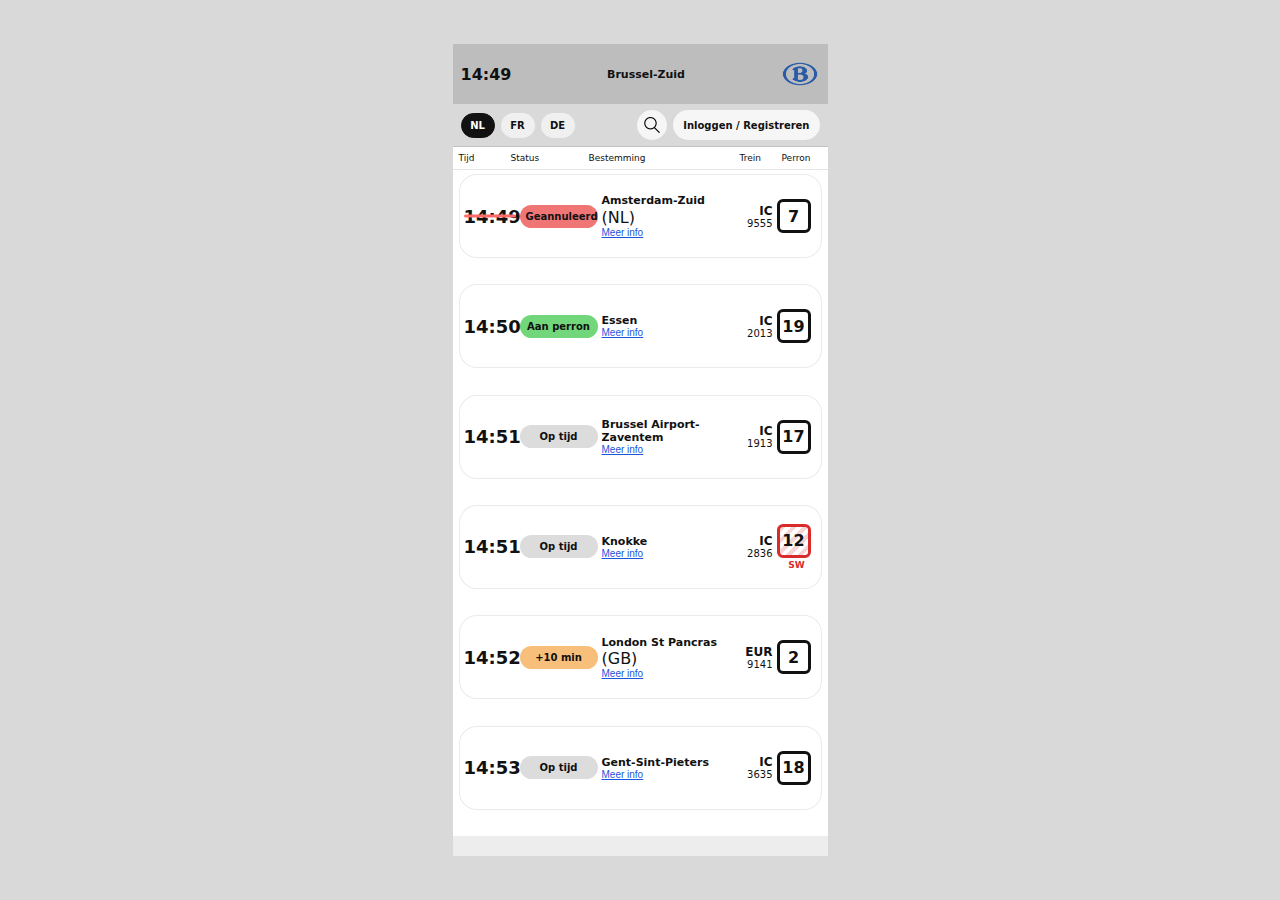
<file: index.html>
﻿<!doctype html>
<html lang="nl">
<head>
  <meta charset="utf-8" />
  <meta name="viewport" content="width=375, initial-scale=1" />
  <title>NMBS – Vertrekbord (Prototype)</title>
  <link rel="stylesheet" href="styles.css" />
</head>

<body>


<!-- ========================================================= -->
<!-- ===================== TAALSTATUS ======================== -->
<!-- ========================================================= -->
<input class="sr-only" type="radio" name="lang" id="lang-nl" checked>
<input class="sr-only" type="radio" name="lang" id="lang-fr">
<input class="sr-only" type="radio" name="lang" id="lang-de">

<main class="app" role="application">

  
  <!-- ========================================================= -->
  <!-- ===================== BOVENBALK ======================== -->
  <!-- ========================================================= -->
  <header class="topbar">
    <div class="clock">14:49</div>

    <h1 class="station">
      <span class="t nl">Brussel-Zuid</span>
      <span class="t fr">Bruxelles-Midi</span>
      <span class="t de">Brüssel-Süd</span>
    </h1>

    <img class="brand__img" src="nmbs-logo.png" alt="NMBS logo">
  </header>

  
  <!-- ========================================================= -->
  <!-- ===================== BEDIENING ======================== -->
  <!-- ========================================================= -->
  <section class="controls">
    <div class="controls__row">

      <div class="lang">
        <label class="chip" for="lang-nl">NL</label>
        <label class="chip" for="lang-fr">FR</label>
        <label class="chip" for="lang-de">DE</label>
      </div>

      <div class="controls__actions">
        <a href="#search" class="action-btn action-btn--search" aria-label="Zoeken" data-open-modal="search-modal" aria-expanded="false">
          <img src="vergrootglas.png" class="search-icon" alt="">
        </a>

        <a href="#auth" class="action-btn action-btn--wide" data-open-modal="auth-modal" aria-expanded="false">
          <span class="t nl">Inloggen / Registreren</span>
          <span class="t fr">Connexion / Inscription</span>
          <span class="t de">Anmelden / Registrieren</span>
        </a>
      </div>
    </div>
  </section>

  
  <!-- ========================================================= -->
  <!-- ===================== VERTREKBORD ====================== -->
  <!-- ========================================================= -->
  <section class="board">
    <!-- ========================================================= -->
    <!-- ===================== KOPPEN ============================ -->
    <!-- ========================================================= -->
    <div class="thead">
      <div>
        <span class="t nl">Tijd</span>
        <span class="t fr">Heure</span>
        <span class="t de">Zeit</span>
      </div>
      <div>
        <span class="t nl">Status</span>
        <span class="t fr">Statut</span>
        <span class="t de">Status</span>
      </div>
      <div>
        <span class="t nl">Bestemming</span>
        <span class="t fr">Destination</span>
        <span class="t de">Ziel</span>
      </div>
      <div class="th--right">
        <span class="t nl">Trein</span>
        <span class="t fr">Train</span>
        <span class="t de">Zug</span>
      </div>
      <div class="th--right">
        <span class="t nl">Perron</span>
        <span class="t fr">Quai</span>
        <span class="t de">Gleis</span>
      </div>
    </div>

    <!-- ========================================================= -->
    <!-- ===================== TREINLIJST ======================== -->
    <!-- ========================================================= -->
    <ol class="list">

      <!-- ===== AMSTERDAM-ZUID ===== -->
      <li class="row row--cancelled">
        <div class="time">
          <span class="time__main">14:49</span>
        </div>

        <div class="status status--cancelled">
          <span class="t nl">Geannuleerd</span>
          <span class="t fr">Annulé</span>
          <span class="t de">Abgesagt</span>
        </div>

        <div class="dest">
          <div class="dest__main">
            <span class="t nl">Amsterdam-Zuid</span>
            <span class="t fr">Amsterdam-Sud</span>
            <span class="t de">Amsterdam-Süd</span>
          </div>
          <div class="dest__sub">(NL)</div>

          <button class="more-info" type="button">
            <span class="t nl">Meer info</span>
            <span class="t fr">Plus d’info</span>
            <span class="t de">Mehr Infos</span>
          </button>

          <div class="more-info__panel">
            <div class="panel__section">
              <div class="panel__title">Tussenstops</div>
              <ul class="panel__list">
                <li>
                  <span class="t nl">Antwerpen-Centraal</span>
                  <span class="t fr">Anvers-Central</span>
                  <span class="t de">Antwerpen Hauptbahnhof</span>
                </li>
                <li>
                  <span class="t nl">Rotterdam Centraal</span>
                  <span class="t fr">Rotterdam-Central</span>
                  <span class="t de">Rotterdam Hauptbahnhof</span>
                </li>
                <li>
                  <span class="t nl">Schiphol Airport</span>
                  <span class="t fr">Aéroport de Schiphol</span>
                  <span class="t de">Flughafen Schiphol</span>
                </li>
                <li>
                  <span class="t nl">Amsterdam Zuid</span>
                  <span class="t fr">Amsterdam-Sud</span>
                  <span class="t de">Amsterdam Süd</span>
                </li>
              </ul>
            </div>
            <div class="panel__section">
              <div class="panel__title">Treinsamenstelling</div>
              <div class="composition-slot"></div>
            </div>
          </div>
        </div>

        <div class="train">
          <div class="train__type">IC</div>
          <div class="train__no">9555</div>
        </div>
        <div class="plat"><span class="badge">7</span></div>
      </li>

      <!-- ===== ESSEN ===== -->
      <li class="row">
        <div class="time">
          <span class="time__main">14:50</span>
        </div>

        <div class="status status--boarding">
          <span class="t nl">Aan perron</span>
          <span class="t fr">Sur le quai</span>
          <span class="t de">Am Bahnsteig</span>
        </div>

        <div class="dest">
          <div class="dest__main">
            <span class="t nl">Essen</span>
            <span class="t fr">Essen</span>
            <span class="t de">Essen</span>
          </div>

          <button class="more-info" type="button">
            <span class="t nl">Meer info</span>
            <span class="t fr">Plus d’info</span>
            <span class="t de">Mehr Infos</span>
          </button>

          <div class="more-info__panel">
            <div class="panel__section">
              <div class="panel__title">Tussenstops</div>
              <ul class="panel__list">
                <li>
                  <span class="t nl">Brussel-Centraal</span>
                  <span class="t fr">Bruxelles-Central</span>
                  <span class="t de">Brüssel-Zentral</span>
                </li>
                <li>
                  <span class="t nl">Brussel-Noord</span>
                  <span class="t fr">Bruxelles-Nord</span>
                  <span class="t de">Brüssel-Nord</span>
                </li>
                <li>
                  <span class="t nl">Mechelen</span>
                  <span class="t fr">Malines</span>
                  <span class="t de">Mecheln</span>
                </li>
                <li>
                  <span class="t nl">Antwerpen-Berchem</span>
                  <span class="t fr">Anvers-Berchem</span>
                  <span class="t de">Antwerpen-Berchem</span>
                </li>
                <li>
                  <span class="t nl">Antwerpen-Centraal</span>
                  <span class="t fr">Anvers-Central</span>
                  <span class="t de">Antwerpen Hauptbahnhof</span>
                </li>
                <li>
                  <span class="t nl">Antwerpen-Luchtbal</span>
                  <span class="t fr">Anvers-Luchtbal</span>
                  <span class="t de">Antwerpen-Luchtbal</span>
                </li>
                <li>
                  <span class="t nl">Ekeren</span>
                  <span class="t fr">Ekeren</span>
                  <span class="t de">Ekeren</span>
                </li>
                <li>
                  <span class="t nl">Kapellen</span>
                  <span class="t fr">Kapellen</span>
                  <span class="t de">Kapellen</span>
                </li>
                <li>
                  <span class="t nl">Heide</span>
                  <span class="t fr">Heide</span>
                  <span class="t de">Heide</span>
                </li>
                <li>
                  <span class="t nl">Kalmthout</span>
                  <span class="t fr">Calmpthout</span>
                  <span class="t de">Kalmthout</span>
                </li>
                <li>
                  <span class="t nl">Essen</span>
                  <span class="t fr">Essen</span>
                  <span class="t de">Essen (Belgien)</span>
                </li>
              </ul>
            </div>
            <div class="panel__section">
              <div class="panel__title">Treinsamenstelling</div>
              <div class="composition-slot"></div>
            </div>
          </div>
        </div>

        <div class="train">
          <div class="train__type">IC</div>
          <div class="train__no">2013</div>
        </div>
        <div class="plat"><span class="badge">19</span></div>
      </li>

      <!-- ===== BRUSSEL AIRPORT-ZAVENTEM ===== -->
      <li class="row">
        <div class="time">
          <span class="time__main">14:51</span>
        </div>

        <div class="status status--ontime">
          <span class="t nl">Op tijd</span>
          <span class="t fr">À l’heure</span>
          <span class="t de">Pünktlich</span>
        </div>

        <div class="dest">
          <div class="dest__main">
            <span class="t nl">Brussel Airport-Zaventem</span>
            <span class="t fr">Aéroport de Bruxelles-Zaventem</span>
            <span class="t de">Flughafen Brüssel-Zaventem</span>
          </div>

          <button class="more-info" type="button">
            <span class="t nl">Meer info</span>
            <span class="t fr">Plus d’info</span>
            <span class="t de">Mehr Infos</span>
          </button>

          <div class="more-info__panel">
            <div class="panel__section">
              <div class="panel__title">Tussenstops</div>
              <ul class="panel__list">
                <li>
                  <span class="t nl">Brussel-Centraal</span>
                  <span class="t fr">Bruxelles-Central</span>
                  <span class="t de">Brüssel-Zentral</span>
                </li>
                <li>
                  <span class="t nl">Brussel-Noord</span>
                  <span class="t fr">Bruxelles-Nord</span>
                  <span class="t de">Brüssel-Nord</span>
                </li>
                <li>
                  <span class="t nl">Diegem</span>
                  <span class="t fr">Diegem</span>
                  <span class="t de">Diegem</span>
                </li>
                <li>
                  <span class="t nl">Zaventem</span>
                  <span class="t fr">Zaventem</span>
                  <span class="t de">Zaventem</span>
                </li>
                <li>
                  <span class="t nl">Brussel Airport-Zaventem</span>
                  <span class="t fr">Aéroport de Bruxelles-Zaventem</span>
                  <span class="t de">Flughafen Brüssel-Zaventem</span>
                </li>
              </ul>
            </div>
            <div class="panel__section">
              <div class="panel__title">Treinsamenstelling</div>
              <div class="composition-slot"></div>
            </div>
          </div>
        </div>

        <div class="train">
          <div class="train__type">IC</div>
          <div class="train__no">1913</div>
        </div>
        <div class="plat"><span class="badge">17</span></div>
      </li>

      <!-- ===== KNOKKE ===== -->
      <li class="row">
        <div class="time">
          <span class="time__main">14:51</span>
        </div>

        <div class="status status--ontime">
          <span class="t nl">Op tijd</span>
          <span class="t fr">À l’heure</span>
          <span class="t de">Pünktlich</span>
        </div>

        <div class="dest">
          <div class="dest__main">
            <span class="t nl">Knokke</span>
            <span class="t fr">Knokke</span>
            <span class="t de">Knokke</span>
          </div>

          <button class="more-info" type="button">
            <span class="t nl">Meer info</span>
            <span class="t fr">Plus d’info</span>
            <span class="t de">Mehr Infos</span>
          </button>

          <div class="more-info__panel">
            <div class="panel__section">
              <div class="panel__title">Tussenstops</div>
              <ul class="panel__list">
                <li>
                  <span class="t nl">Brussel-Centraal</span>
                  <span class="t fr">Bruxelles-Central</span>
                  <span class="t de">Brüssel-Zentral</span>
                </li>
                <li>
                  <span class="t nl">Brussel-Noord</span>
                  <span class="t fr">Bruxelles-Nord</span>
                  <span class="t de">Brüssel-Nord</span>
                </li>
                <li>
                  <span class="t nl">Gent-Sint-Pieters</span>
                  <span class="t fr">Gand-Saint-Pierre</span>
                  <span class="t de">Gent-Sint-Pieters</span>
                </li>
                <li>
                  <span class="t nl">Aalter</span>
                  <span class="t fr">Aalter</span>
                  <span class="t de">Aalter</span>
                </li>
                <li>
                  <span class="t nl">Brugge</span>
                  <span class="t fr">Bruges</span>
                  <span class="t de">Brügge</span>
                </li>
                <li>
                  <span class="t nl">Heist</span>
                  <span class="t fr">Heist</span>
                  <span class="t de">Heist</span>
                </li>
                <li>
                  <span class="t nl">Duinbergen</span>
                  <span class="t fr">Duinbergen</span>
                  <span class="t de">Duinbergen</span>
                </li>
                <li>
                  <span class="t nl">Knokke</span>
                  <span class="t fr">Knokke</span>
                  <span class="t de">Knokke</span>
                </li>
              </ul>
            </div>
            <div class="panel__section">
              <div class="panel__title">Treinsamenstelling</div>
              <div class="composition-slot"></div>
            </div>
          </div>
        </div>

        <div class="train">
          <div class="train__type">IC</div>
          <div class="train__no">2836</div>
        </div>
        <div class="plat">
          <span class="badge badge--change">12</span>
          <span class="plat__note">
            <span class="t nl">SW</span>
            <span class="t fr">Chgt</span>
            <span class="t de">Wec</span>
          </span>
        </div>
      </li>

      <!-- ===== LONDON ST PANCRAS ===== -->
      <li class="row">
        <div class="time">
          <span class="time__main">14:52</span>
        </div>

        <div class="status status--delay">
          <span class="t nl">+10 min</span>
          <span class="t fr">+10 min</span>
          <span class="t de">+10 Min</span>
        </div>

        <div class="dest">
          <div class="dest__main">
            <span class="t nl">London St Pancras</span>
            <span class="t fr">Londres St Pancras</span>
            <span class="t de">London St Pancras</span>
          </div>
          <div class="dest__sub">(GB)</div>

          <button class="more-info" type="button">
            <span class="t nl">Meer info</span>
            <span class="t fr">Plus d’info</span>
            <span class="t de">Mehr Infos</span>
          </button>

          <div class="more-info__panel">
            <div class="panel__section">
              <div class="panel__title">Tussenstops</div>
              <ul class="panel__list">
                <li>
                  <span class="t nl">Lille Europe</span>
                  <span class="t fr">Lille-Europe</span>
                  <span class="t de">Lille-Europa</span>
                </li>
                <li>
                  <span class="t nl">London St Pancras International</span>
                  <span class="t fr">Londres St Pancras</span>
                  <span class="t de">London St Pancras</span>
                </li>
              </ul>
            </div>
            <div class="panel__section">
              <div class="panel__title">Treinsamenstelling</div>
              <div class="composition-slot"></div>
            </div>
          </div>
        </div>

        <div class="train">
          <div class="train__type">EUR</div>
          <div class="train__no">9141</div>
        </div>
        <div class="plat"><span class="badge">2</span></div>
      </li>

      <!-- ===== GENT-SINT-PIETERS ===== -->
      <li class="row">
        <div class="time">
          <span class="time__main">14:53</span>
        </div>

        <div class="status status--ontime">
          <span class="t nl">Op tijd</span>
          <span class="t fr">À l’heure</span>
          <span class="t de">Pünktlich</span>
        </div>

        <div class="dest">
          <div class="dest__main">
            <span class="t nl">Gent-Sint-Pieters</span>
            <span class="t fr">Gand-Saint-Pierre</span>
            <span class="t de">Gent-Sint-Pieters</span>
          </div>

          <button class="more-info" type="button">
            <span class="t nl">Meer info</span>
            <span class="t fr">Plus d’info</span>
            <span class="t de">Mehr Infos</span>
          </button>

          <div class="more-info__panel">
            <div class="panel__section">
              <div class="panel__title">Tussenstops</div>
              <ul class="panel__list">
                <li>
                  <span class="t nl">Brussel-Centraal</span>
                  <span class="t fr">Bruxelles-Central</span>
                  <span class="t de">Brüssel-Zentral</span>
                </li>
                <li>
                  <span class="t nl">Brussel-Noord</span>
                  <span class="t fr">Bruxelles-Nord</span>
                  <span class="t de">Brüssel-Nord</span>
                </li>
                <li>
                  <span class="t nl">Denderleeuw</span>
                  <span class="t fr">Denderleeuw</span>
                  <span class="t de">Denderleeuw</span>
                </li>
                <li>
                  <span class="t nl">Aalst</span>
                  <span class="t fr">Alost</span>
                  <span class="t de">Aalst</span>
                </li>
                <li>
                  <span class="t nl">Wetteren</span>
                  <span class="t fr">Wetteren</span>
                  <span class="t de">Wetteren</span>
                </li>
                <li>
                  <span class="t nl">Gent-Sint-Pieters</span>
                  <span class="t fr">Gand-Saint-Pierre</span>
                  <span class="t de">Gent-Sint-Pieters</span>
                </li>
              </ul>
            </div>
            <div class="panel__section">
              <div class="panel__title">Treinsamenstelling</div>
              <div class="composition-slot"></div>
            </div>
          </div>
        </div>

        <div class="train">
          <div class="train__type">IC</div>
          <div class="train__no">3635</div>
        </div>
        <div class="plat"><span class="badge">18</span></div>
      </li>

    </ol>
  </section>

  <!-- ========================================================= -->
  <!-- ===================== ONDERAAN ========================= -->
  <!-- ========================================================= -->
  <div class="bottom-strip"></div>
  
</main>

<!-- ========================================================= -->
<!-- ===================== MODALS =========================== -->
<!-- ========================================================= -->

<!-- ========================================================= -->
<!-- ===================== MODAAL: MEER INFO ================ -->
<!-- ========================================================= -->
<div class="modal" id="more-info-modal" role="dialog" aria-modal="true" aria-hidden="true">
  <div class="modal__backdrop" data-modal-close></div>
  <div class="modal__dialog" role="document">
    <button class="modal__close" type="button" aria-label="Sluiten" data-modal-close>X</button>
    <div class="modal__content"></div>
  </div>
</div>

<!-- ========================================================= -->
<!-- ===================== MODAAL: ZOEKEN =================== -->
<!-- ========================================================= -->
<div class="modal" id="search-modal" role="dialog" aria-modal="true" aria-hidden="true">
  <div class="modal__backdrop" data-modal-close></div>
  <div class="modal__dialog" role="document">
    <button class="modal__close" type="button" aria-label="Sluiten" data-modal-close>X</button>
    <div class="modal__header">
      <div class="modal__title">
        <span class="t nl">Zoek verbinding</span>
        <span class="t fr">Rechercher une connexion</span>
        <span class="t de">Verbindung suchen</span>
      </div>
      <div class="modal__subtitle">
        <span class="t nl">Vul vertrek, aankomst, datum en tijd in</span>
        <span class="t fr">Saisissez le depart, l'arrivee, la date et l'heure</span>
        <span class="t de">Abfahrt, Ziel, Datum und Uhrzeit eingeben</span>
      </div>
    </div>

    <form class="form form--search" data-validate>
      <div class="field">
        <label class="field__label" for="search-from">
          <span class="t nl">Vertrekstation</span>
          <span class="t fr">Gare de depart</span>
          <span class="t de">Abfahrtsbahnhof</span>
        </label>
        <input class="field__input" id="search-from" name="from" type="text" list="station-list" placeholder="Brussel-Centraal" data-placeholder-nl="Brussel-Centraal" data-placeholder-fr="Bruxelles-Central" data-placeholder-de="Brussel-Zentral" required>
        <div class="field__error">
          <span class="t nl">Vul een vertrekstation in.</span>
          <span class="t fr">Entrez une gare de depart.</span>
          <span class="t de">Bitte einen Abfahrtsbahnhof eingeben.</span>
        </div>
      </div>

      <div class="field">
        <label class="field__label" for="search-to">
          <span class="t nl">Aankomststation</span>
          <span class="t fr">Gare d'arrivee</span>
          <span class="t de">Zielbahnhof</span>
        </label>
        <input class="field__input" id="search-to" name="to" type="text" list="station-list" placeholder="Antwerpen-Centraal" data-placeholder-nl="Antwerpen-Centraal" data-placeholder-fr="Anvers-Central" data-placeholder-de="Antwerpen Hauptbahnhof" required>
        <div class="field__error">
          <span class="t nl">Vul een aankomststation in.</span>
          <span class="t fr">Entrez une gare d'arrivee.</span>
          <span class="t de">Bitte einen Zielbahnhof eingeben.</span>
        </div>
      </div>

      <div class="field field--row">
        <div class="field__col">
          <label class="field__label" for="search-date">
            <span class="t nl">Datum</span>
            <span class="t fr">Date</span>
            <span class="t de">Datum</span>
          </label>
          <input class="field__input" id="search-date" name="date" type="date" required>
          <div class="field__error">
            <span class="t nl">Kies een datum.</span>
            <span class="t fr">Choisissez une date.</span>
            <span class="t de">Bitte ein Datum wahlen.</span>
          </div>
        </div>
        <div class="field__col">
          <label class="field__label" for="search-time">
            <span class="t nl">Tijd</span>
            <span class="t fr">Heure</span>
            <span class="t de">Zeit</span>
          </label>
          <input class="field__input" id="search-time" name="time" type="time" required>
          <div class="field__error">
            <span class="t nl">Kies een tijd.</span>
            <span class="t fr">Choisissez une heure.</span>
            <span class="t de">Bitte eine Uhrzeit wahlen.</span>
          </div>
        </div>
      </div>

      <div class="filters">
        <div class="filters__title">
          <span class="t nl">Filters</span>
          <span class="t fr">Filtres</span>
          <span class="t de">Filter</span>
        </div>
        <div class="filters__row">
          <label class="filter-pill">
            <input type="checkbox" name="type" value="IC">
            <span>IC</span>
          </label>
          <label class="filter-pill">
            <input type="checkbox" name="type" value="S">
            <span>S</span>
          </label>
          <label class="filter-pill">
            <input type="checkbox" name="type" value="P">
            <span>P</span>
          </label>
          <label class="filter-pill">
            <input type="checkbox" name="type" value="EUR">
            <span>EUR</span>
          </label>
        </div>
        <div class="field field--row">
          <div class="field__col">
            <label class="field__label" for="search-delay">
              <span class="t nl">Vertraging</span>
              <span class="t fr">Retard</span>
              <span class="t de">Verspatung</span>
            </label>
            <select class="field__input" id="search-delay" name="delay" data-i18n-options>
              <option value="any" data-label-nl="Alle vertragingen" data-label-fr="Tous les retards" data-label-de="Alle Verspatungen">Alle vertragingen</option>
              <option value="none" data-label-nl="Geen vertraging" data-label-fr="Aucun retard" data-label-de="Keine Verspatung">Geen vertraging</option>
              <option value="5" data-label-nl="Minstens 5 min" data-label-fr="Au moins 5 min" data-label-de="Mindestens 5 Min">Minstens 5 min</option>
              <option value="10" data-label-nl="Minstens 10 min" data-label-fr="Au moins 10 min" data-label-de="Mindestens 10 Min">Minstens 10 min</option>
            </select>
          </div>
          <div class="field__col">
            <label class="field__label" for="search-platform">
              <span class="t nl">Perroninfo</span>
              <span class="t fr">Info de quai</span>
              <span class="t de">Gleisinfo</span>
            </label>
            <select class="field__input" id="search-platform" name="platform" data-i18n-options>
              <option value="show" data-label-nl="Toon perroninfo" data-label-fr="Afficher l'info quai" data-label-de="Gleisinfo anzeigen">Toon perroninfo</option>
              <option value="hide" data-label-nl="Verberg perroninfo" data-label-fr="Masquer l'info quai" data-label-de="Gleisinfo ausblenden">Verberg perroninfo</option>
            </select>
          </div>
        </div>
        <label class="check">
          <input type="checkbox" name="direct">
          <span class="check__label">
            <span class="t nl">Alleen rechtstreekse treinen</span>
            <span class="t fr">Uniquement trains directs</span>
            <span class="t de">Nur Direktzuge</span>
          </span>
        </label>
      </div>

      <div class="form__error">
        <span class="t nl">Vul alle verplichte velden in.</span>
        <span class="t fr">Remplissez tous les champs obligatoires.</span>
        <span class="t de">Bitte alle Pflichtfelder ausfullen.</span>
      </div>
      <div class="form__success" aria-live="polite"></div>
      <div class="form__actions">
        <button class="btn" type="submit">
          <span class="t nl">Zoeken</span>
          <span class="t fr">Rechercher</span>
          <span class="t de">Suchen</span>
        </button>
        <button class="btn btn--ghost" type="button" data-modal-close>
          <span class="t nl">Annuleren</span>
          <span class="t fr">Annuler</span>
          <span class="t de">Abbrechen</span>
        </button>
      </div>
    </form>

    <!-- ========================================================= -->
    <!-- ===================== STATIONSLIJST ===================== -->
    <!-- ========================================================= -->
    <datalist id="station-list">
      <option value="Brussel-Centraal"></option>
      <option value="Brussel-Noord"></option>
      <option value="Brussel-Zuid"></option>
      <option value="Antwerpen-Centraal"></option>
      <option value="Gent-Sint-Pieters"></option>
      <option value="Brugge"></option>
      <option value="Leuven"></option>
      <option value="Mechelen"></option>
      <option value="Essen"></option>
      <option value="Schiphol Airport"></option>
      <option value="Amsterdam Zuid"></option>
      <option value="London St Pancras"></option>
    </datalist>
  </div>
</div>

<!-- ===================================================================== -->
<!-- ===================== MODAAL: INLOGGEN/REGISTREREN ================== -->
<!-- ===================================================================== -->
<div class="modal" id="auth-modal" role="dialog" aria-modal="true" aria-hidden="true">
  <div class="modal__backdrop" data-modal-close></div>
  <div class="modal__dialog" role="document">
    <button class="modal__close" type="button" aria-label="Sluiten" data-modal-close>X</button>
    <div class="modal__header">
      <div class="modal__title">
        <span class="t nl">Inloggen of registreren</span>
        <span class="t fr">Connexion ou inscription</span>
        <span class="t de">Anmelden oder registrieren</span>
      </div>
      <div class="modal__subtitle">
        <span class="t nl">Maak een account aan of log veilig in</span>
        <span class="t fr">Creez un compte ou connectez-vous</span>
        <span class="t de">Konto erstellen oder sicher anmelden</span>
      </div>
    </div>

    <div class="auth-tabs" role="tablist">
      <button class="auth-tab is-active" type="button" data-auth-tab="login" role="tab" aria-selected="true">
        <span class="t nl">Inloggen</span>
        <span class="t fr">Connexion</span>
        <span class="t de">Anmelden</span>
      </button>
      <button class="auth-tab" type="button" data-auth-tab="register" role="tab" aria-selected="false">
        <span class="t nl">Registreren</span>
        <span class="t fr">Inscription</span>
        <span class="t de">Registrieren</span>
      </button>
    </div>

    <div class="auth-panel is-active" data-auth-panel="login">
      <form class="form" data-validate>
        <div class="field">
          <label class="field__label" for="login-email">
            <span class="t nl">E-mailadres</span>
            <span class="t fr">E-mail</span>
            <span class="t de">E-Mail</span>
          </label>
          <input class="field__input" id="login-email" name="email" type="email" placeholder="naam@voorbeeld.com" data-placeholder-nl="naam@voorbeeld.com" data-placeholder-fr="nom@exemple.com" data-placeholder-de="name@beispiel.de" required>
          <div class="field__error">
            <span class="t nl">Vul je e-mailadres in.</span>
            <span class="t fr">Entrez votre e-mail.</span>
            <span class="t de">Bitte E-Mail eingeben.</span>
          </div>
        </div>

        <div class="field">
          <label class="field__label" for="login-password">
            <span class="t nl">Wachtwoord</span>
            <span class="t fr">Mot de passe</span>
            <span class="t de">Passwort</span>
          </label>
          <input class="field__input" id="login-password" name="password" type="password" placeholder="••••••••" data-placeholder-nl="••••••••" data-placeholder-fr="••••••••" data-placeholder-de="••••••••" required>
          <div class="field__error">
            <span class="t nl">Vul je wachtwoord in.</span>
            <span class="t fr">Entrez votre mot de passe.</span>
            <span class="t de">Bitte Passwort eingeben.</span>
          </div>
        </div>

        <div class="form__error">
          <span class="t nl">Controleer de verplichte velden.</span>
          <span class="t fr">Verifiez les champs obligatoires.</span>
          <span class="t de">Bitte Pflichtfelder prufen.</span>
        </div>
        <div class="form__success" aria-live="polite"></div>
        <div class="form__actions">
          <button class="btn" type="submit">
            <span class="t nl">Inloggen</span>
            <span class="t fr">Connexion</span>
            <span class="t de">Anmelden</span>
          </button>
          <button class="btn btn--ghost" type="button" data-modal-close>
            <span class="t nl">Annuleren</span>
            <span class="t fr">Annuler</span>
            <span class="t de">Abbrechen</span>
          </button>
        </div>
      </form>
    </div>

    <div class="auth-panel" data-auth-panel="register">
      <form class="form" data-validate>
        <div class="field">
          <label class="field__label" for="register-name">
            <span class="t nl">Naam</span>
            <span class="t fr">Nom</span>
            <span class="t de">Name</span>
          </label>
          <input class="field__input" id="register-name" name="name" type="text" placeholder="Voornaam Achternaam" data-placeholder-nl="Voornaam Achternaam" data-placeholder-fr="Prenom Nom" data-placeholder-de="Vorname Nachname" required>
          <div class="field__error">
            <span class="t nl">Vul je naam in.</span>
            <span class="t fr">Entrez votre nom.</span>
            <span class="t de">Bitte Namen eingeben.</span>
          </div>
        </div>

        <div class="field">
          <label class="field__label" for="register-email">
            <span class="t nl">E-mailadres</span>
            <span class="t fr">E-mail</span>
            <span class="t de">E-Mail</span>
          </label>
          <input class="field__input" id="register-email" name="email" type="email" placeholder="naam@voorbeeld.com" data-placeholder-nl="naam@voorbeeld.com" data-placeholder-fr="nom@exemple.com" data-placeholder-de="name@beispiel.de" required>
          <div class="field__error">
            <span class="t nl">Vul je e-mailadres in.</span>
            <span class="t fr">Entrez votre e-mail.</span>
            <span class="t de">Bitte E-Mail eingeben.</span>
          </div>
        </div>

        <div class="field">
          <label class="field__label" for="register-password">
            <span class="t nl">Wachtwoord</span>
            <span class="t fr">Mot de passe</span>
            <span class="t de">Passwort</span>
          </label>
          <input class="field__input" id="register-password" name="password" type="password" placeholder="Minstens 8 tekens" data-placeholder-nl="Minstens 8 tekens" data-placeholder-fr="Au moins 8 caracteres" data-placeholder-de="Mindestens 8 Zeichen" required>
          <div class="field__error">
            <span class="t nl">Kies een wachtwoord.</span>
            <span class="t fr">Choisissez un mot de passe.</span>
            <span class="t de">Bitte Passwort wahlen.</span>
          </div>
        </div>

        <div class="field">
          <label class="field__label" for="register-lang">
            <span class="t nl">Voorkeurstaal</span>
            <span class="t fr">Langue preferee</span>
            <span class="t de">Bevorzugte Sprache</span>
          </label>
          <select class="field__input" id="register-lang" name="language" required data-i18n-options>
            <option value="" data-label-nl="Kies een taal" data-label-fr="Choisissez une langue" data-label-de="Sprache auswahlen">Kies een taal</option>
            <option value="nl" data-label-nl="Nederlands" data-label-fr="Neerlandais" data-label-de="Niederlandisch">Nederlands</option>
            <option value="fr" data-label-nl="Frans" data-label-fr="Francais" data-label-de="Franzosisch">Frans</option>
            <option value="de" data-label-nl="Duits" data-label-fr="Allemand" data-label-de="Deutsch">Duits</option>
          </select>
          <div class="field__error">
            <span class="t nl">Kies je voorkeurstaal.</span>
            <span class="t fr">Choisissez votre langue.</span>
            <span class="t de">Bitte Sprache auswahlen.</span>
          </div>
        </div>

        <div class="form__error">
          <span class="t nl">Controleer de verplichte velden.</span>
          <span class="t fr">Verifiez les champs obligatoires.</span>
          <span class="t de">Bitte Pflichtfelder prufen.</span>
        </div>
        <div class="form__success" aria-live="polite"></div>
        <div class="form__actions">
          <button class="btn" type="submit">
            <span class="t nl">Account aanmaken</span>
            <span class="t fr">Creer un compte</span>
            <span class="t de">Konto erstellen</span>
          </button>
          <button class="btn btn--ghost" type="button" data-modal-close>
            <span class="t nl">Annuleren</span>
            <span class="t fr">Annuler</span>
            <span class="t de">Abbrechen</span>
          </button>
        </div>
      </form>
    </div>
  </div>
</div>

<!-- ======================================================================== -->
<!-- ===================== TEMPLATE: TREINSAMENSTELLING ===================== -->
<!-- ======================================================================== -->
<template id="composition-template">
  <div class="composition" aria-label="Treinsamenstelling">
    <div class="composition__classes">
      <span class="composition__arrow" aria-hidden="true">&larr;</span>
      <span class="composition__class">1</span>
      <span class="composition__class">2</span>
      <span class="composition__class">2</span>
      <span class="composition__class">2</span>
      <span class="composition__class">1</span>
      <span class="composition__class">2</span>
      <span class="composition__class">2</span>
      <span class="composition__class">1</span>
    </div>
    <div class="composition__cars">
      <div class="composition__car">
        <div class="composition__car-no">1</div>
      </div>
      <div class="composition__car">
        <div class="composition__car-no">2</div>
        <div class="composition__car-icons">
          <img src="bike.png" class="composition__icon" alt="Fiets">
        </div>
      </div>
      <div class="composition__car">
        <div class="composition__car-no">3</div>
        <div class="composition__car-icons">
          <span class="composition__icon-text">WC</span>
        </div>
      </div>
      <div class="composition__car">
        <div class="composition__car-no">4</div>
      </div>
      <div class="composition__car">
        <div class="composition__car-no">5</div>
        <div class="composition__car-icons">
          <img src="silence.png" class="composition__icon" alt="Stilte">
        </div>
      </div>
      <div class="composition__car">
        <div class="composition__car-no">6</div>
        <div class="composition__car-icons">
          <span class="composition__icon-text">WC</span>
        </div>
      </div>
      <div class="composition__car">
        <div class="composition__car-no">7</div>
        <div class="composition__car-icons">
          <img src="bike.png" class="composition__icon" alt="Fiets">
        </div>
      </div>
      <div class="composition__car">
        <div class="composition__car-no">8</div>
      </div>
    </div>
  </div>
</template>

<!-- ======================================================================== -->
<!-- ===================== SCRIPTS: INTERACTIE ============================== -->
<!-- ======================================================================== -->
<script>
const modal = document.getElementById('more-info-modal');
const modalContent = modal.querySelector('.modal__content');
let activeButton = null;
let activeTrigger = null;
let activeModal = null;
const compositionTemplate = document.getElementById('composition-template');

if(compositionTemplate){
  document.querySelectorAll('.composition-slot').forEach((slot) => {
    const fragment = compositionTemplate.content.cloneNode(true);
    slot.replaceWith(fragment);
  });
}

function openModal(panel, btn){
  modalContent.innerHTML = panel.innerHTML;
  modal.classList.add('is-open');
  modal.setAttribute('aria-hidden', 'false');
  activeButton = btn;
  activeButton.setAttribute('aria-expanded', 'true');
}

function closeModal(){
  modal.classList.remove('is-open');
  modal.setAttribute('aria-hidden', 'true');
  modalContent.innerHTML = '';
  if(activeButton){
    activeButton.setAttribute('aria-expanded', 'false');
    activeButton = null;
  }
}

function openSimpleModal(targetModal, trigger){
  if(modal.classList.contains('is-open')){
    closeModal();
  }
  if(activeModal && activeModal !== targetModal){
    closeSimpleModal(activeModal);
  }
  targetModal.classList.add('is-open');
  targetModal.setAttribute('aria-hidden', 'false');
  activeModal = targetModal;
  activeTrigger = trigger || null;
  if(activeTrigger){
    activeTrigger.setAttribute('aria-expanded', 'true');
  }
}

function closeSimpleModal(targetModal){
  targetModal.classList.remove('is-open');
  targetModal.setAttribute('aria-hidden', 'true');
  const forms = targetModal.querySelectorAll('form[data-validate]');
  forms.forEach(resetFormState);
  if(activeTrigger){
    activeTrigger.setAttribute('aria-expanded', 'false');
  }
  activeModal = null;
  activeTrigger = null;
}

function resetFormState(form){
  const error = form.querySelector('.form__error');
  const success = form.querySelector('.form__success');
  form.querySelectorAll('.field').forEach((field) => {
    field.classList.remove('field--error');
  });
  form.querySelectorAll('.field__input').forEach((input) => {
    input.classList.remove('is-invalid');
  });
  if(error) error.style.display = 'none';
  if(success) success.textContent = '';
}

function validateForm(form){
  let isValid = true;
  const error = form.querySelector('.form__error');
  const success = form.querySelector('.form__success');

  form.querySelectorAll('.field__input[required]').forEach((input) => {
    const field = input.closest('.field');
    if(!input.value.trim()){
      isValid = false;
      input.classList.add('is-invalid');
      if(field) field.classList.add('field--error');
    }else{
      input.classList.remove('is-invalid');
      if(field) field.classList.remove('field--error');
    }
  });

  if(error){
    error.style.display = isValid ? 'none' : 'block';
  }
  if(success){
    success.textContent = isValid ? '✓ OK' : '';
  }
  return isValid;
}

document.addEventListener('click', function(e){
  const openBtn = e.target.closest('[data-open-modal]');
  if(openBtn){
    e.preventDefault();
    const targetId = openBtn.getAttribute('data-open-modal');
    const targetModal = document.getElementById(targetId);
    if(targetModal) openSimpleModal(targetModal, openBtn);
    return;
  }

  const btn = e.target.closest('.more-info');
  if(btn){
    const panel = btn.parentElement.querySelector('.more-info__panel');
    if(panel) openModal(panel, btn);
    return;
  }

  const closeTarget = e.target.closest('[data-modal-close]');
  if(closeTarget){
    const targetModal = closeTarget.closest('.modal');
    if(targetModal && targetModal.id !== 'more-info-modal'){
      closeSimpleModal(targetModal);
    }else{
      closeModal();
    }
  }
});

document.addEventListener('keydown', function(e){
  if(e.key === 'Escape'){
    if(modal.classList.contains('is-open')){
      closeModal();
    }
    if(activeModal){
      closeSimpleModal(activeModal);
    }
  }
});

document.querySelectorAll('form[data-validate]').forEach((form) => {
  form.addEventListener('submit', function(e){
    e.preventDefault();
    if(validateForm(form)){
      const success = form.querySelector('.form__success');
      if(success) success.textContent = '✓ OK';
    }
  });
  form.querySelectorAll('.field__input').forEach((input) => {
    input.addEventListener('input', () => {
      const field = input.closest('.field');
      if(input.value.trim()){
        input.classList.remove('is-invalid');
        if(field) field.classList.remove('field--error');
      }
    });
  });
});

document.querySelectorAll('[data-auth-tab]').forEach((tab) => {
  tab.addEventListener('click', () => {
    const target = tab.getAttribute('data-auth-tab');
    document.querySelectorAll('[data-auth-tab]').forEach((btn) => {
      btn.classList.toggle('is-active', btn === tab);
      btn.setAttribute('aria-selected', btn === tab ? 'true' : 'false');
    });
    document.querySelectorAll('[data-auth-panel]').forEach((panel) => {
      panel.classList.toggle('is-active', panel.getAttribute('data-auth-panel') === target);
    });
  });
});

function getActiveLang(){
  const active = document.querySelector('input[name="lang"]:checked');
  if(!active) return 'nl';
  return active.id.replace('lang-', '');
}

function updateSelectLabels(lang){
  document.querySelectorAll('select[data-i18n-options] option').forEach((option) => {
    const label = option.getAttribute('data-label-' + lang);
    if(label){
      option.textContent = label;
    }
  });
}

function updateInputPlaceholders(lang){
  document.querySelectorAll('[data-placeholder-' + lang + ']').forEach((input) => {
    const text = input.getAttribute('data-placeholder-' + lang);
    if(text){
      input.setAttribute('placeholder', text);
    }
  });
}

document.querySelectorAll('input[name="lang"]').forEach((input) => {
  input.addEventListener('change', () => {
    const lang = getActiveLang();
    updateSelectLabels(lang);
    updateInputPlaceholders(lang);
  });
});

const currentLang = getActiveLang();
updateSelectLabels(currentLang);
updateInputPlaceholders(currentLang);
</script>

</body>
</html>
</file>
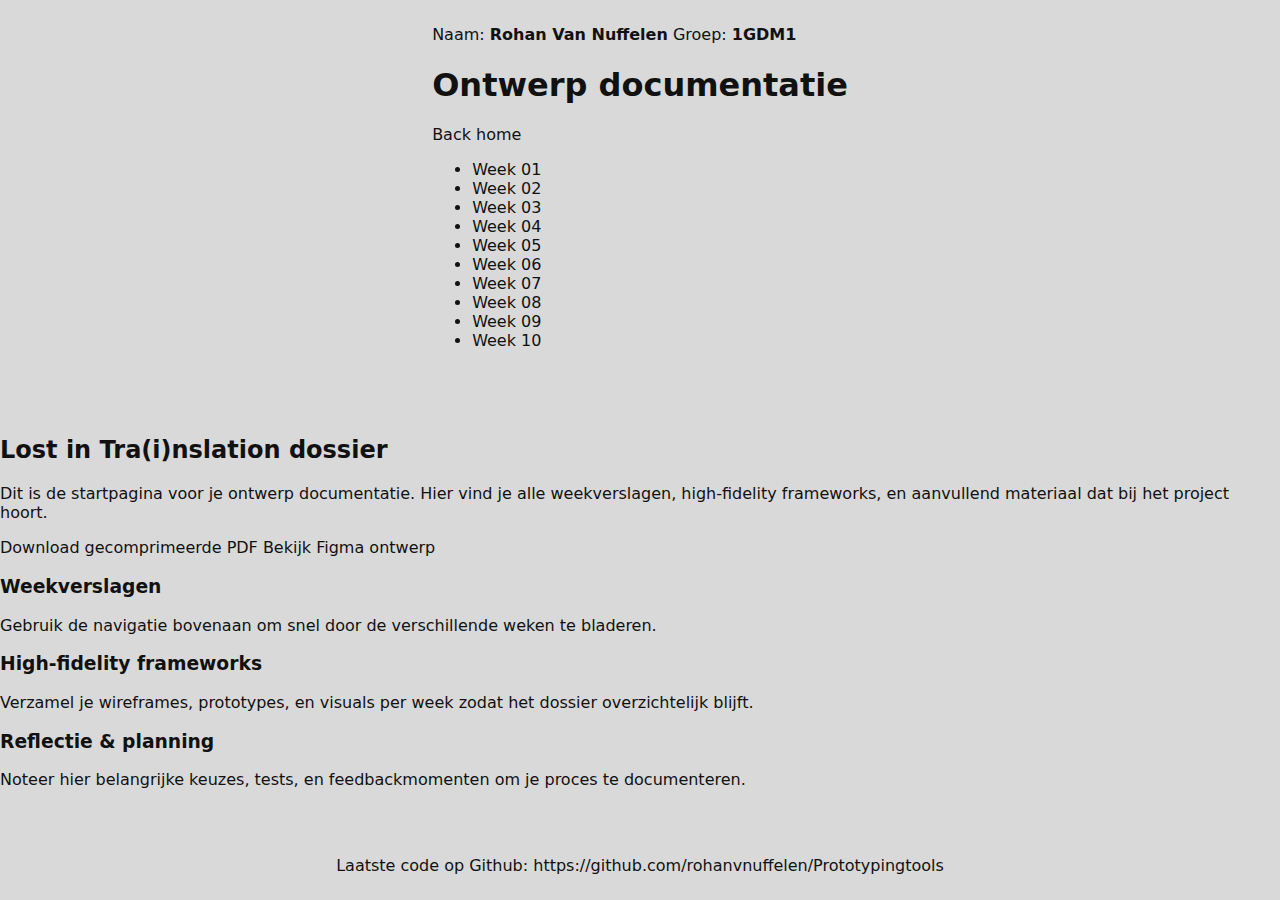
<file: documentatie.html>
<!doctype html>
<html lang="nl">
  <head>
    <meta charset="utf-8" />
    <meta name="viewport" content="width=device-width, initial-scale=1" />
    <title>Ontwerp documentatie</title>
    <link rel="stylesheet" href="styles.css" />
  </head>
  <body>
    <header>
      <div class="identity">
        <span>Naam: <strong>Rohan Van Nuffelen</strong></span>
        <span>Groep: <strong>1GDM1</strong></span>
      </div>
      <div class="nav-wrap">
        <nav>
          <div class="nav-header">
            <h1>Ontwerp documentatie</h1>
            <a class="back-home" href="documentatie.html">Back home</a>
          </div>
          <ul class="week-nav">
            <li><a href="week-01.html">Week 01</a></li>
            <li><a href="week-02.html">Week 02</a></li>
            <li><a href="week-03.html">Week 03</a></li>
            <li><a href="week-04.html">Week 04</a></li>
            <li><a href="week-05.html">Week 05</a></li>
            <li><a href="week-06.html">Week 06</a></li>
            <li><a href="week-07.html">Week 07</a></li>
            <li><a href="week-08.html">Week 08</a></li>
            <li><a href="week-09.html">Week 09</a></li>
            <li><a href="week-10.html">Week 10</a></li>
          </ul>
        </nav>
      </div>
    </header>

    <main>
      <section class="hero">
        <h2>Lost in Tra(i)nslation dossier</h2>
        <p>
          Dit is de startpagina voor je ontwerp documentatie. Hier vind je alle
          weekverslagen, high-fidelity frameworks, en aanvullend materiaal dat
          bij het project hoort.
        </p>
        <a class="download" href="Prototyping tools.pdf" download>
          Download gecomprimeerde PDF
        </a>
        <a class="figma-link" href="https://www.figma.com/design/KzUMQzabcJngMOKyBCJSTM/Prototyping-tools?node-id=1-4&t=PReu4IOlrNZ4ot4j-1" target="_blank" rel="noopener">Bekijk Figma ontwerp</a>
      </section>

      <section class="grid">
        <article class="card">
          <h3>Weekverslagen</h3>
          <p>
            Gebruik de navigatie bovenaan om snel door de verschillende weken te
            bladeren.
          </p>
        </article>
        <article class="card">
          <h3>High-fidelity frameworks</h3>
          <p>
            Verzamel je wireframes, prototypes, en visuals per week zodat het
            dossier overzichtelijk blijft.
          </p>
        </article>
        <article class="card">
          <h3>Reflectie &amp; planning</h3>
          <p>
            Noteer hier belangrijke keuzes, tests, en feedbackmomenten om je
            proces te documenteren.
          </p>
        </article>
      </section>
    </main>

    <footer>
      <span>Laatste code op Github:</span>
      <a href="https://github.com/rohanvnuffelen/Prototypingtools">
        https://github.com/rohanvnuffelen/Prototypingtools
      </a>
    </footer>
  </body>
</html>
</file>
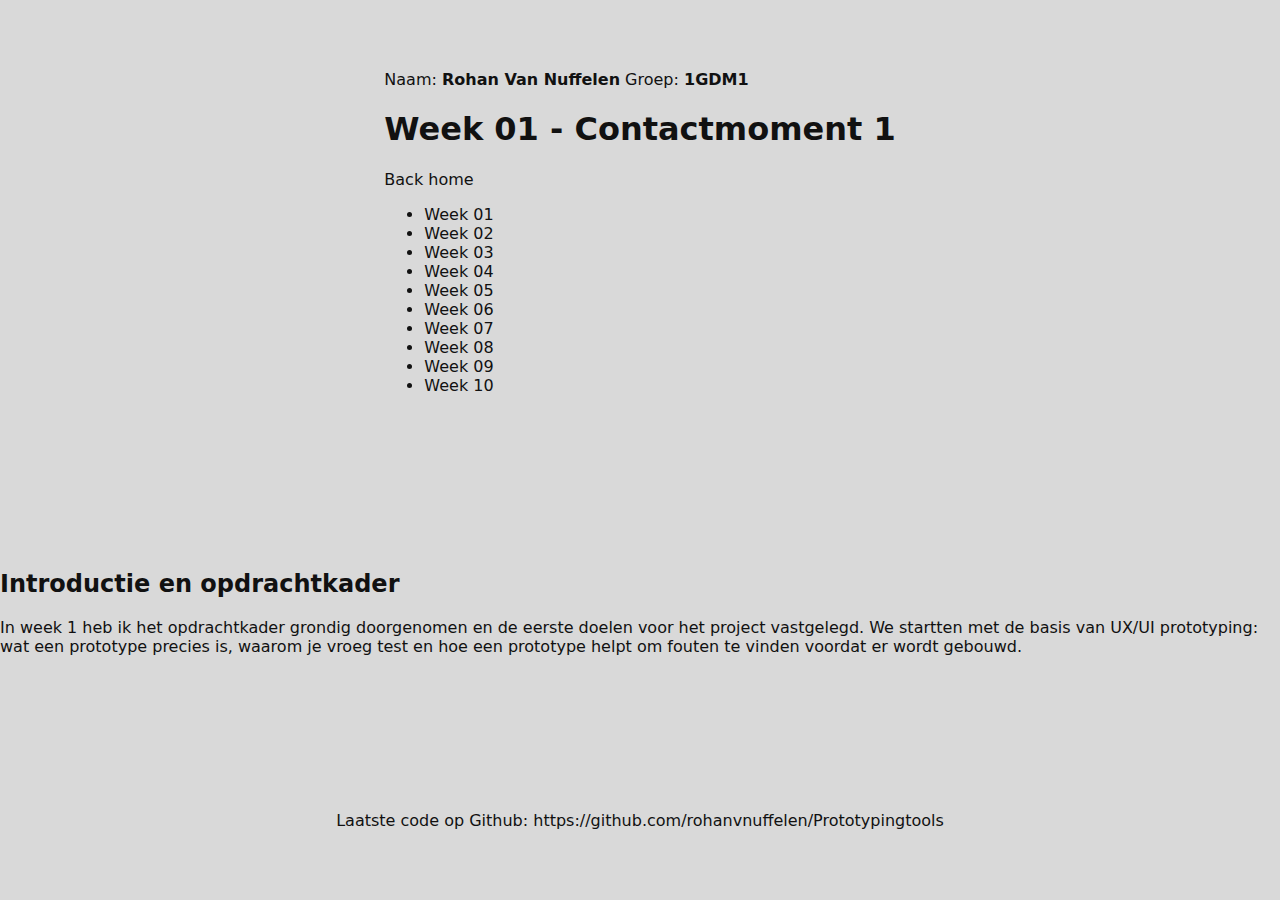
<file: week-01.html>
<!doctype html>
<html lang="nl">
  <head>
    <meta charset="utf-8" />
    <meta name="viewport" content="width=device-width, initial-scale=1" />
    <title>Week 01 - Ontwerp documentatie</title>
    <link rel="stylesheet" href="styles.css" />
  </head>
  <body>
    <header>
      <div class="identity">
        <span>Naam: <strong>Rohan Van Nuffelen</strong></span>
        <span>Groep: <strong>1GDM1</strong></span>
      </div>
      <div class="nav-wrap">
        <nav>
          <div class="nav-header">
            <h1>Week 01 - Contactmoment 1</h1>
            <a class="back-home" href="documentatie.html">Back home</a>
          </div>
          <ul class="week-nav">
            <li><a href="week-01.html">Week 01</a></li>
            <li><a href="week-02.html">Week 02</a></li>
            <li><a href="week-03.html">Week 03</a></li>
            <li><a href="week-04.html">Week 04</a></li>
            <li><a href="week-05.html">Week 05</a></li>
            <li><a href="week-06.html">Week 06</a></li>
            <li><a href="week-07.html">Week 07</a></li>
            <li><a href="week-08.html">Week 08</a></li>
            <li><a href="week-09.html">Week 09</a></li>
            <li><a href="week-10.html">Week 10</a></li>
          </ul>
        </nav>
      </div>
    </header>

    <main>
      <section class="hero">
        <h2>Introductie en opdrachtkader</h2>
        <p>
          In week 1 heb ik het opdrachtkader grondig doorgenomen en de eerste
          doelen voor het project vastgelegd. We startten met de basis van UX/UI
          prototyping: wat een prototype precies is, waarom je vroeg test en hoe
          een prototype helpt om fouten te vinden voordat er wordt gebouwd.
        </p></section></main>

    <footer>
      <span>Laatste code op Github:</span>
      <a href="https://github.com/rohanvnuffelen/Prototypingtools">
        https://github.com/rohanvnuffelen/Prototypingtools
      </a>
    </footer>
  </body>
</html>
</file>
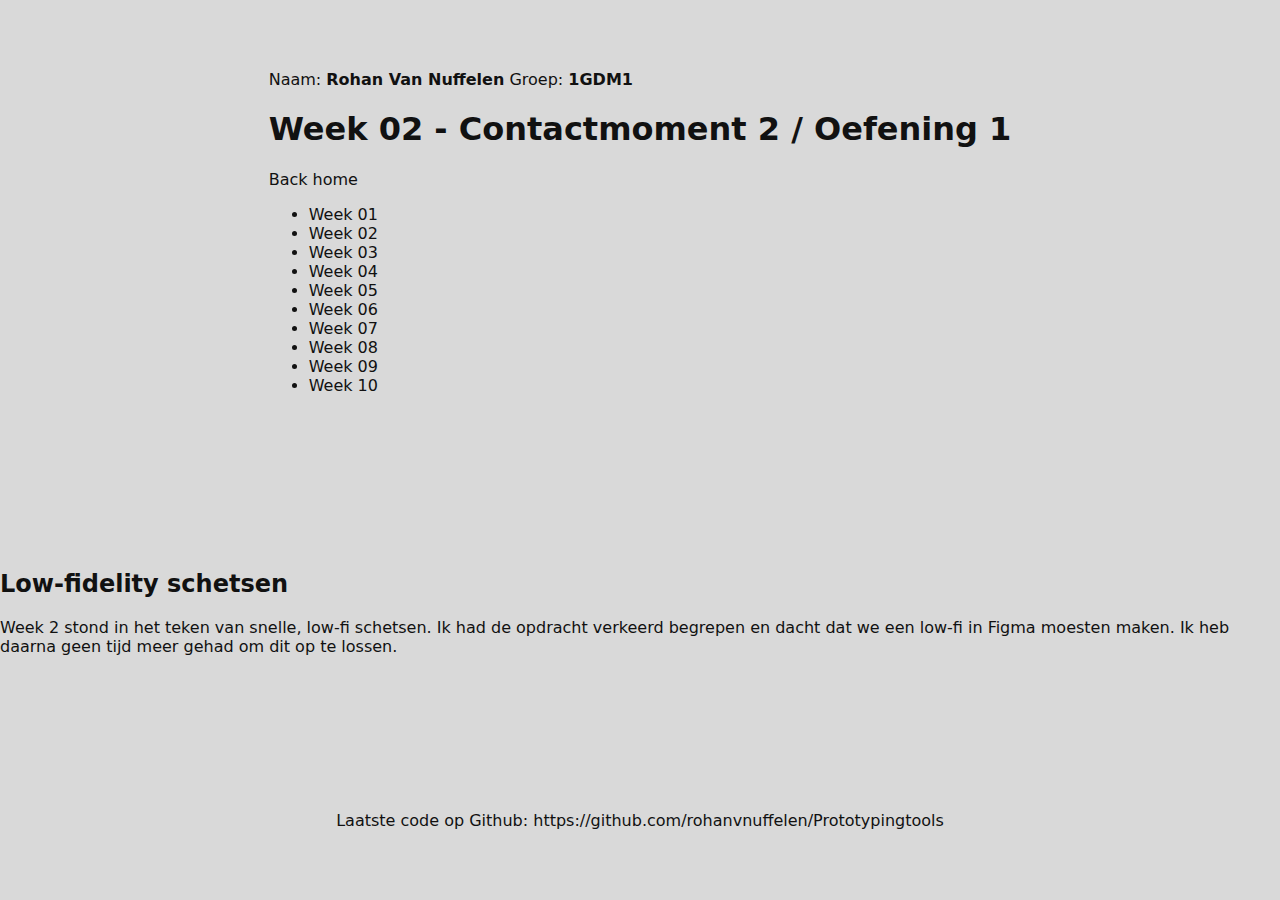
<file: week-02.html>
<!doctype html>
<html lang="nl">
  <head>
    <meta charset="utf-8" />
    <meta name="viewport" content="width=device-width, initial-scale=1" />
    <title>Week 02 - Ontwerp documentatie</title>
    <link rel="stylesheet" href="styles.css" />
  </head>
  <body>
    <header>
      <div class="identity">
        <span>Naam: <strong>Rohan Van Nuffelen</strong></span>
        <span>Groep: <strong>1GDM1</strong></span>
      </div>
      <div class="nav-wrap">
        <nav>
          <div class="nav-header">
            <h1>Week 02 - Contactmoment 2 / Oefening 1</h1>
            <a class="back-home" href="documentatie.html">Back home</a>
          </div>
          <ul class="week-nav">
            <li><a href="week-01.html">Week 01</a></li>
            <li><a href="week-02.html">Week 02</a></li>
            <li><a href="week-03.html">Week 03</a></li>
            <li><a href="week-04.html">Week 04</a></li>
            <li><a href="week-05.html">Week 05</a></li>
            <li><a href="week-06.html">Week 06</a></li>
            <li><a href="week-07.html">Week 07</a></li>
            <li><a href="week-08.html">Week 08</a></li>
            <li><a href="week-09.html">Week 09</a></li>
            <li><a href="week-10.html">Week 10</a></li>
          </ul>
        </nav>
      </div>
    </header>

    <main>
      <section class="hero">
        <h2>Low-fidelity schetsen</h2>
        <p>
          Week 2 stond in het teken van snelle, low-fi schetsen. Ik had de opdracht verkeerd begrepen en
          dacht dat we een low-fi in Figma moesten maken. Ik heb daarna geen tijd meer gehad om dit op te lossen.
        </p></section></main>

    <footer>
      <span>Laatste code op Github:</span>
      <a href="https://github.com/rohanvnuffelen/Prototypingtools">
        https://github.com/rohanvnuffelen/Prototypingtools
      </a>
    </footer>
  </body>
</html>
</file>
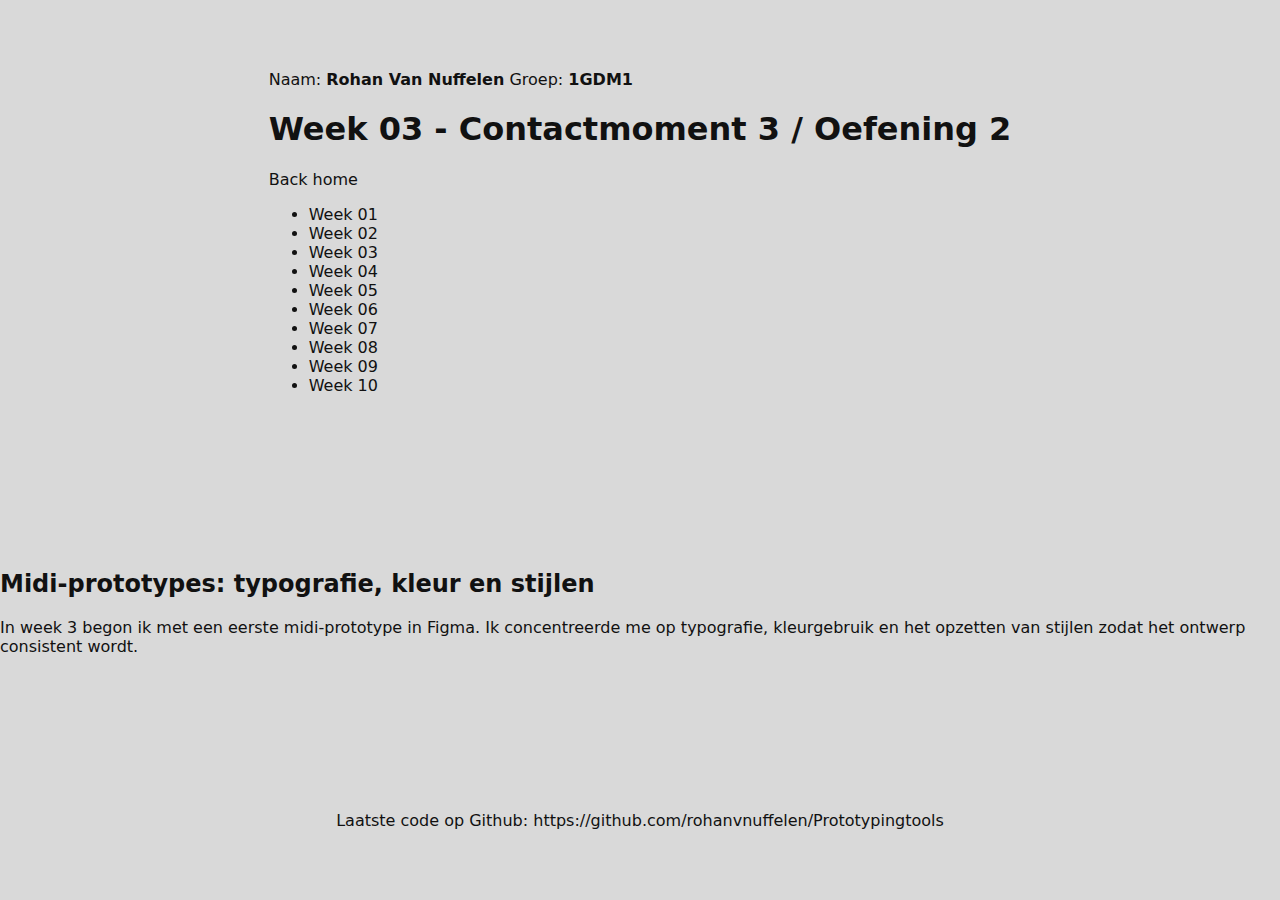
<file: week-03.html>
<!doctype html>
<html lang="nl">
  <head>
    <meta charset="utf-8" />
    <meta name="viewport" content="width=device-width, initial-scale=1" />
    <title>Week 03 - Ontwerp documentatie</title>
    <link rel="stylesheet" href="styles.css" />
  </head>
  <body>
    <header>
      <div class="identity">
        <span>Naam: <strong>Rohan Van Nuffelen</strong></span>
        <span>Groep: <strong>1GDM1</strong></span>
      </div>
      <div class="nav-wrap">
        <nav>
          <div class="nav-header">
            <h1>Week 03 - Contactmoment 3 / Oefening 2</h1>
            <a class="back-home" href="index.html">Back home</a>
          </div>
          <ul class="week-nav">
            <li><a href="week-01.html">Week 01</a></li>
            <li><a href="week-02.html">Week 02</a></li>
            <li><a href="week-03.html">Week 03</a></li>
            <li><a href="week-04.html">Week 04</a></li>
            <li><a href="week-05.html">Week 05</a></li>
            <li><a href="week-06.html">Week 06</a></li>
            <li><a href="week-07.html">Week 07</a></li>
            <li><a href="week-08.html">Week 08</a></li>
            <li><a href="week-09.html">Week 09</a></li>
            <li><a href="week-10.html">Week 10</a></li>
          </ul>
        </nav>
      </div>
    </header>

    <main>
      <section class="hero">
        <h2>Midi-prototypes: typografie, kleur en stijlen</h2>
        <p>
          In week 3 begon ik met een eerste midi-prototype
          in Figma. Ik concentreerde me op typografie, kleurgebruik en het
          opzetten van stijlen zodat het ontwerp consistent wordt.
        </p></section></main>

    <footer>
      <span>Laatste code op Github:</span>
      <a href="https://github.com/rohanvnuffelen/Prototypingtools">
        https://github.com/rohanvnuffelen/Prototypingtools
      </a>
    </footer>
  </body>
</html>
</file>
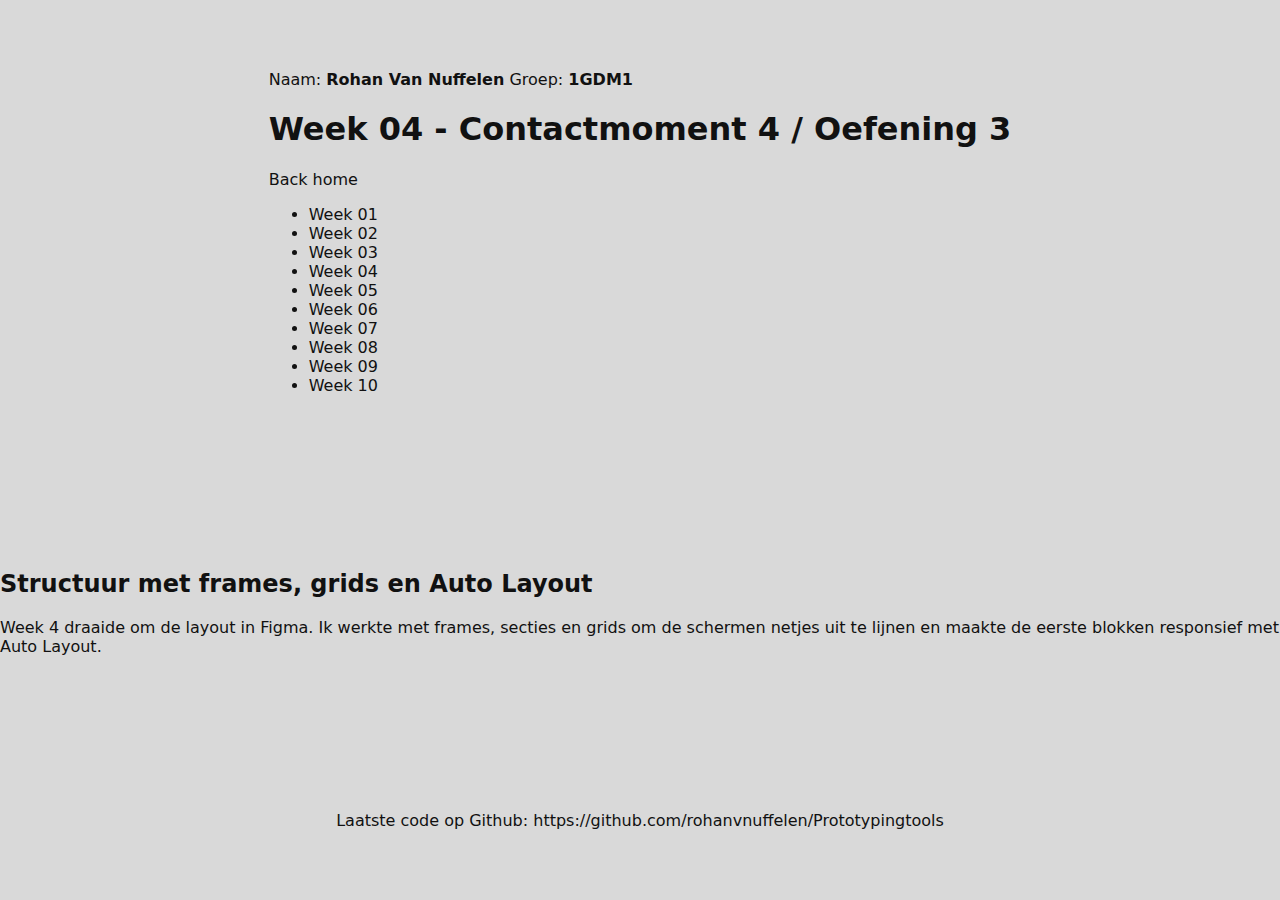
<file: week-04.html>
<!doctype html>
<html lang="nl">
  <head>
    <meta charset="utf-8" />
    <meta name="viewport" content="width=device-width, initial-scale=1" />
    <title>Week 04 - Ontwerp documentatie</title>
    <link rel="stylesheet" href="styles.css" />
  </head>
  <body>
    <header>
      <div class="identity">
        <span>Naam: <strong>Rohan Van Nuffelen</strong></span>
        <span>Groep: <strong>1GDM1</strong></span>
      </div>
      <div class="nav-wrap">
        <nav>
          <div class="nav-header">
            <h1>Week 04 - Contactmoment 4 / Oefening 3</h1>
            <a class="back-home" href="index.html">Back home</a>
          </div>
          <ul class="week-nav">
            <li><a href="week-01.html">Week 01</a></li>
            <li><a href="week-02.html">Week 02</a></li>
            <li><a href="week-03.html">Week 03</a></li>
            <li><a href="week-04.html">Week 04</a></li>
            <li><a href="week-05.html">Week 05</a></li>
            <li><a href="week-06.html">Week 06</a></li>
            <li><a href="week-07.html">Week 07</a></li>
            <li><a href="week-08.html">Week 08</a></li>
            <li><a href="week-09.html">Week 09</a></li>
            <li><a href="week-10.html">Week 10</a></li>
          </ul>
        </nav>
      </div>
    </header>

    <main>
      <section class="hero">
        <h2>Structuur met frames, grids en Auto Layout</h2>
        <p>
          Week 4 draaide om de layout in Figma. Ik werkte met frames, secties en
          grids om de schermen netjes uit te lijnen en maakte de eerste blokken
          responsief met Auto Layout.
        </p></section></main>

    <footer>
      <span>Laatste code op Github:</span>
      <a href="https://github.com/rohanvnuffelen/Prototypingtools">
        https://github.com/rohanvnuffelen/Prototypingtools
      </a>
    </footer>
  </body>
</html>
</file>
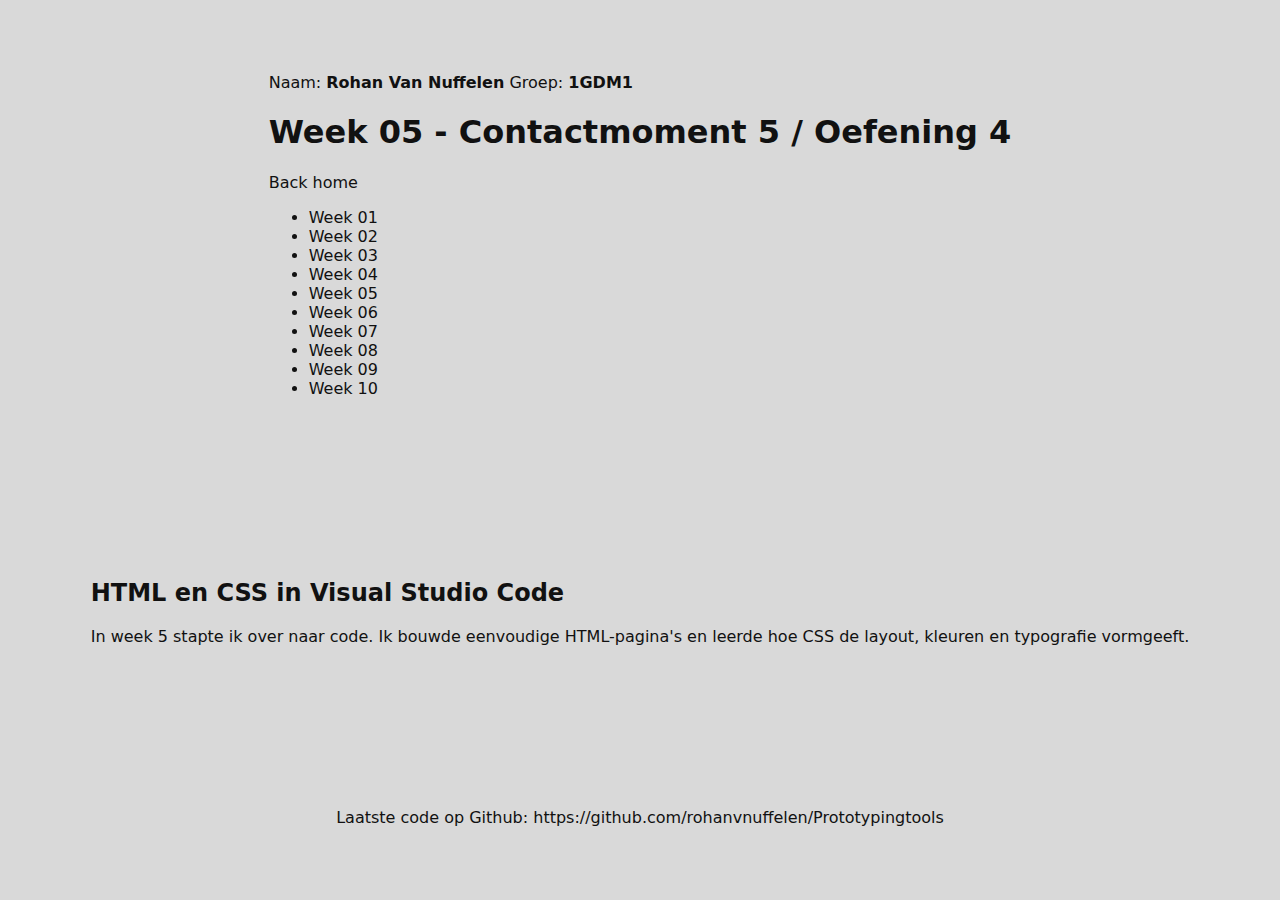
<file: week-05.html>
<!doctype html>
<html lang="nl">
  <head>
    <meta charset="utf-8" />
    <meta name="viewport" content="width=device-width, initial-scale=1" />
    <title>Week 05 - Ontwerp documentatie</title>
    <link rel="stylesheet" href="styles.css" />
  </head>
  <body>
    <header>
      <div class="identity">
        <span>Naam: <strong>Rohan Van Nuffelen</strong></span>
        <span>Groep: <strong>1GDM1</strong></span>
      </div>
      <div class="nav-wrap">
        <nav>
          <div class="nav-header">
            <h1>Week 05 - Contactmoment 5 / Oefening 4</h1>
            <a class="back-home" href="index.html">Back home</a>
          </div>
          <ul class="week-nav">
            <li><a href="week-01.html">Week 01</a></li>
            <li><a href="week-02.html">Week 02</a></li>
            <li><a href="week-03.html">Week 03</a></li>
            <li><a href="week-04.html">Week 04</a></li>
            <li><a href="week-05.html">Week 05</a></li>
            <li><a href="week-06.html">Week 06</a></li>
            <li><a href="week-07.html">Week 07</a></li>
            <li><a href="week-08.html">Week 08</a></li>
            <li><a href="week-09.html">Week 09</a></li>
            <li><a href="week-10.html">Week 10</a></li>
          </ul>
        </nav>
      </div>
    </header>

    <main>
      <section class="hero">
        <h2>HTML en CSS in Visual Studio Code</h2>
        <p>
          In week 5 stapte ik over naar code. Ik bouwde eenvoudige HTML-pagina's
          en leerde hoe CSS de layout, kleuren en typografie vormgeeft.
        </p></section></main>

    <footer>
      <span>Laatste code op Github:</span>
      <a href="https://github.com/rohanvnuffelen/Prototypingtools">
        https://github.com/rohanvnuffelen/Prototypingtools
      </a>
    </footer>
  </body>
</html>
</file>
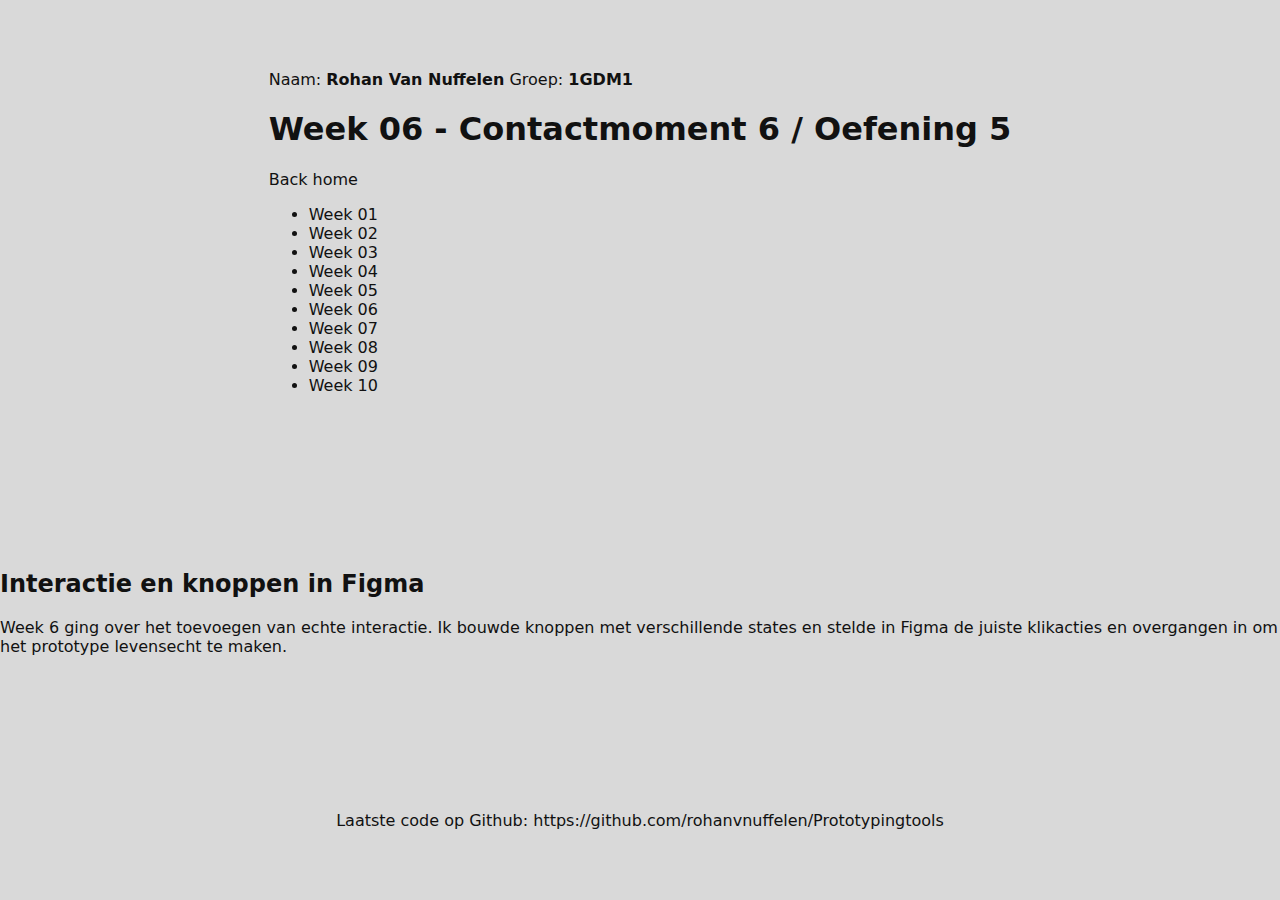
<file: week-06.html>
<!doctype html>
<html lang="nl">
  <head>
    <meta charset="utf-8" />
    <meta name="viewport" content="width=device-width, initial-scale=1" />
    <title>Week 06 - Ontwerp documentatie</title>
    <link rel="stylesheet" href="styles.css" />
  </head>
  <body>
    <header>
      <div class="identity">
        <span>Naam: <strong>Rohan Van Nuffelen</strong></span>
        <span>Groep: <strong>1GDM1</strong></span>
      </div>
      <div class="nav-wrap">
        <nav>
          <div class="nav-header">
            <h1>Week 06 - Contactmoment 6 / Oefening 5</h1>
            <a class="back-home" href="documentatie.html">Back home</a>
          </div>
          <ul class="week-nav">
            <li><a href="week-01.html">Week 01</a></li>
            <li><a href="week-02.html">Week 02</a></li>
            <li><a href="week-03.html">Week 03</a></li>
            <li><a href="week-04.html">Week 04</a></li>
            <li><a href="week-05.html">Week 05</a></li>
            <li><a href="week-06.html">Week 06</a></li>
            <li><a href="week-07.html">Week 07</a></li>
            <li><a href="week-08.html">Week 08</a></li>
            <li><a href="week-09.html">Week 09</a></li>
            <li><a href="week-10.html">Week 10</a></li>
          </ul>
        </nav>
      </div>
    </header>

    <main>
      <section class="hero">
        <h2>Interactie en knoppen in Figma</h2>
        <p>
          Week 6 ging over het toevoegen van echte interactie. Ik bouwde knoppen
          met verschillende states en stelde in Figma de juiste klikacties en
          overgangen in om het prototype levensecht te maken.
        </p></section></main>

    <footer>
      <span>Laatste code op Github:</span>
      <a href="https://github.com/rohanvnuffelen/Prototypingtools">
        https://github.com/rohanvnuffelen/Prototypingtools
      </a>
    </footer>
  </body>
</html>
</file>
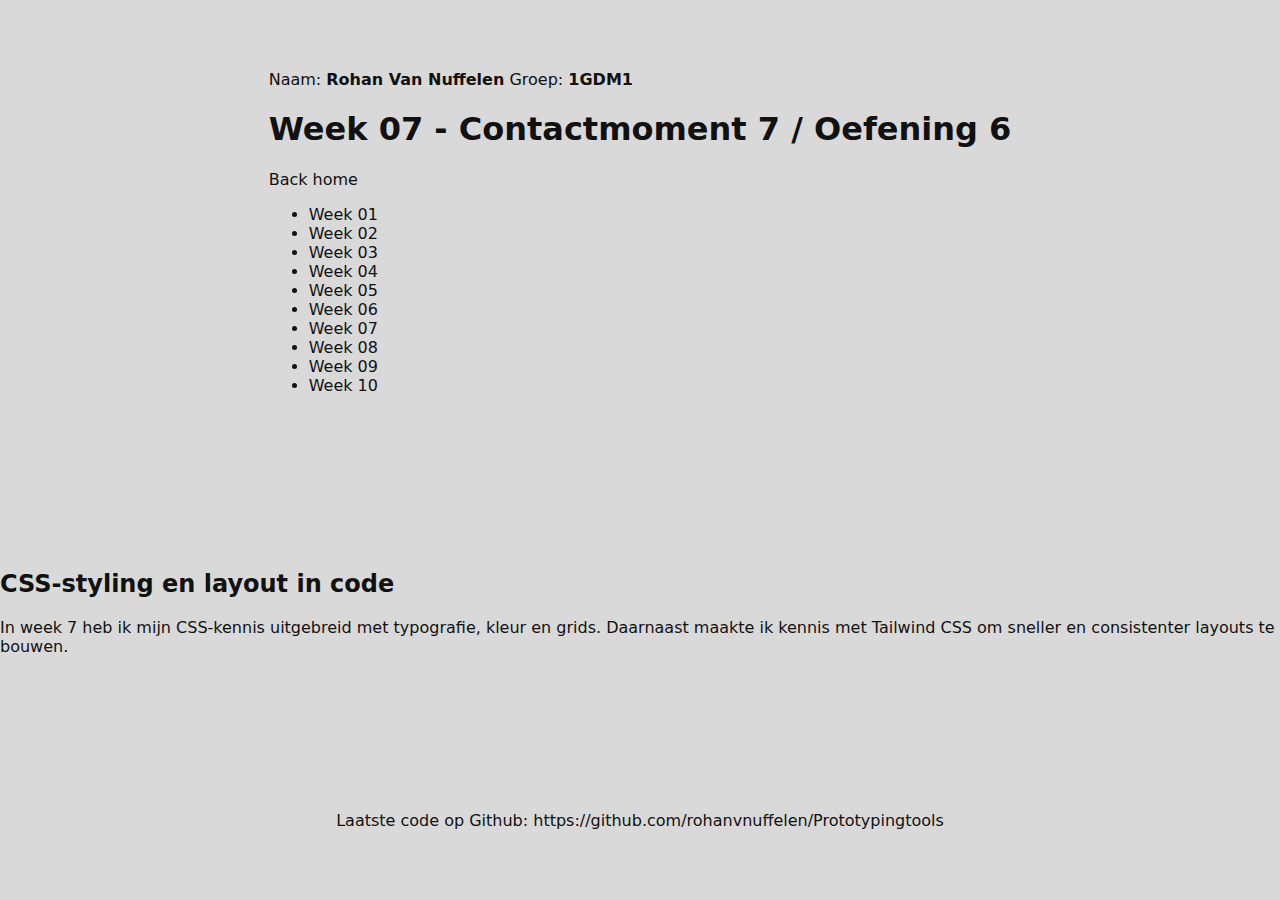
<file: week-07.html>
<!doctype html>
<html lang="nl">
  <head>
    <meta charset="utf-8" />
    <meta name="viewport" content="width=device-width, initial-scale=1" />
    <title>Week 07 - Ontwerp documentatie</title>
    <link rel="stylesheet" href="styles.css" />
  </head>
  <body>
    <header>
      <div class="identity">
        <span>Naam: <strong>Rohan Van Nuffelen</strong></span>
        <span>Groep: <strong>1GDM1</strong></span>
      </div>
      <div class="nav-wrap">
        <nav>
          <div class="nav-header">
            <h1>Week 07 - Contactmoment 7 / Oefening 6</h1>
            <a class="back-home" href="index.html">Back home</a>
          </div>
          <ul class="week-nav">
            <li><a href="week-01.html">Week 01</a></li>
            <li><a href="week-02.html">Week 02</a></li>
            <li><a href="week-03.html">Week 03</a></li>
            <li><a href="week-04.html">Week 04</a></li>
            <li><a href="week-05.html">Week 05</a></li>
            <li><a href="week-06.html">Week 06</a></li>
            <li><a href="week-07.html">Week 07</a></li>
            <li><a href="week-08.html">Week 08</a></li>
            <li><a href="week-09.html">Week 09</a></li>
            <li><a href="week-10.html">Week 10</a></li>
          </ul>
        </nav>
      </div>
    </header>

    <main>
      <section class="hero">
        <h2>CSS-styling en layout in code</h2>
        <p>
          In week 7 heb ik mijn CSS-kennis uitgebreid met typografie, kleur en
          grids. Daarnaast maakte ik kennis met Tailwind CSS om sneller en
          consistenter layouts te bouwen.
        </p></section></main>

    <footer>
      <span>Laatste code op Github:</span>
      <a href="https://github.com/rohanvnuffelen/Prototypingtools">
        https://github.com/rohanvnuffelen/Prototypingtools
      </a>
    </footer>
  </body>
</html>
</file>
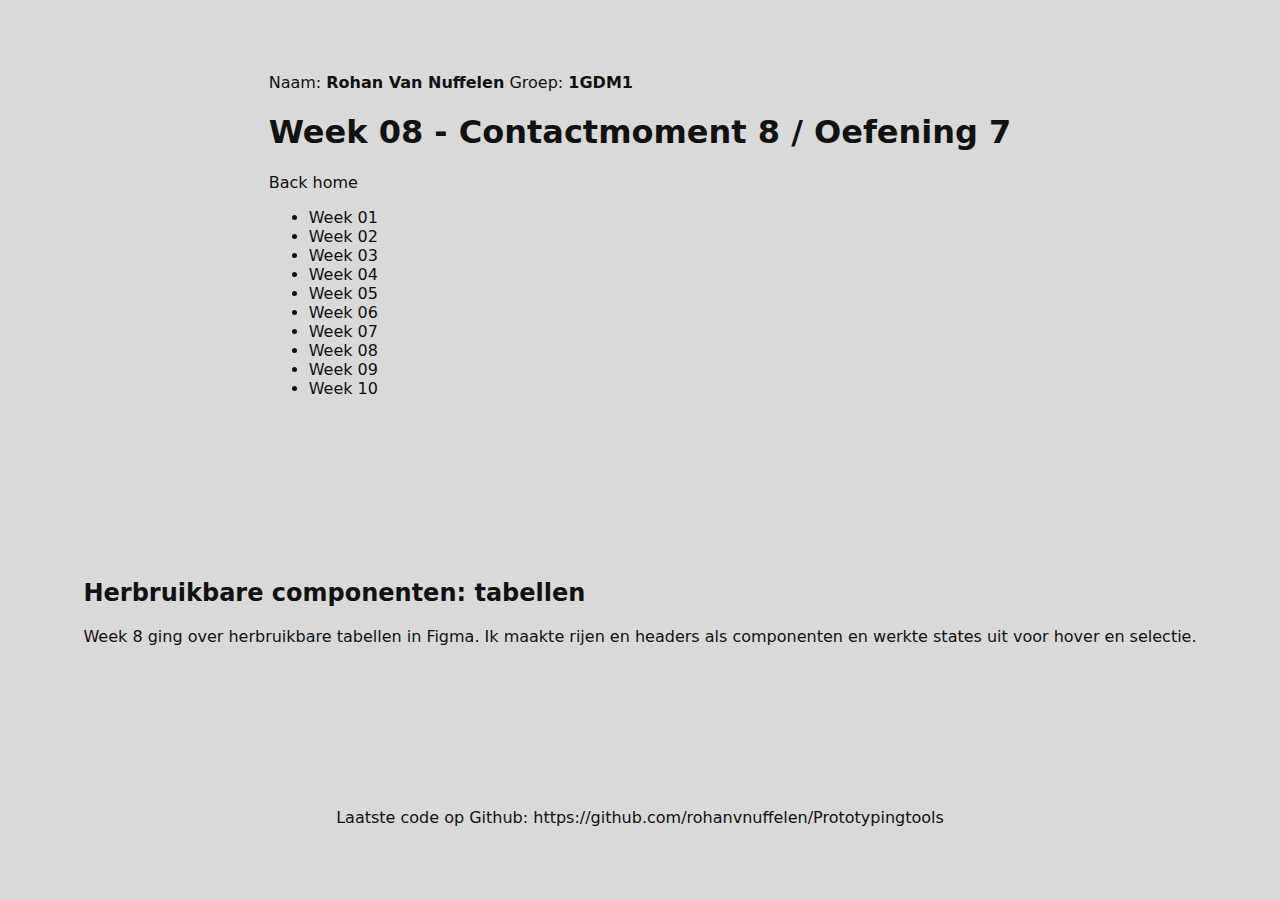
<file: week-08.html>
<!doctype html>
<html lang="nl">
  <head>
    <meta charset="utf-8" />
    <meta name="viewport" content="width=device-width, initial-scale=1" />
    <title>Week 08 - Ontwerp documentatie</title>
    <link rel="stylesheet" href="styles.css" />
  </head>
  <body>
    <header>
      <div class="identity">
        <span>Naam: <strong>Rohan Van Nuffelen</strong></span>
        <span>Groep: <strong>1GDM1</strong></span>
      </div>
      <div class="nav-wrap">
        <nav>
          <div class="nav-header">
            <h1>Week 08 - Contactmoment 8 / Oefening 7</h1>
            <a class="back-home" href="index.html">Back home</a>
          </div>
          <ul class="week-nav">
            <li><a href="week-01.html">Week 01</a></li>
            <li><a href="week-02.html">Week 02</a></li>
            <li><a href="week-03.html">Week 03</a></li>
            <li><a href="week-04.html">Week 04</a></li>
            <li><a href="week-05.html">Week 05</a></li>
            <li><a href="week-06.html">Week 06</a></li>
            <li><a href="week-07.html">Week 07</a></li>
            <li><a href="week-08.html">Week 08</a></li>
            <li><a href="week-09.html">Week 09</a></li>
            <li><a href="week-10.html">Week 10</a></li>
          </ul>
        </nav>
      </div>
    </header>

    <main>
      <section class="hero">
        <h2>Herbruikbare componenten: tabellen</h2>
        <p>
          Week 8 ging over herbruikbare tabellen in Figma. Ik maakte rijen en
          headers als componenten en werkte states uit voor hover en selectie.
        </p></section></main>

    <footer>
      <span>Laatste code op Github:</span>
      <a href="https://github.com/rohanvnuffelen/Prototypingtools">
        https://github.com/rohanvnuffelen/Prototypingtools
      </a>
    </footer>
  </body>
</html>
</file>
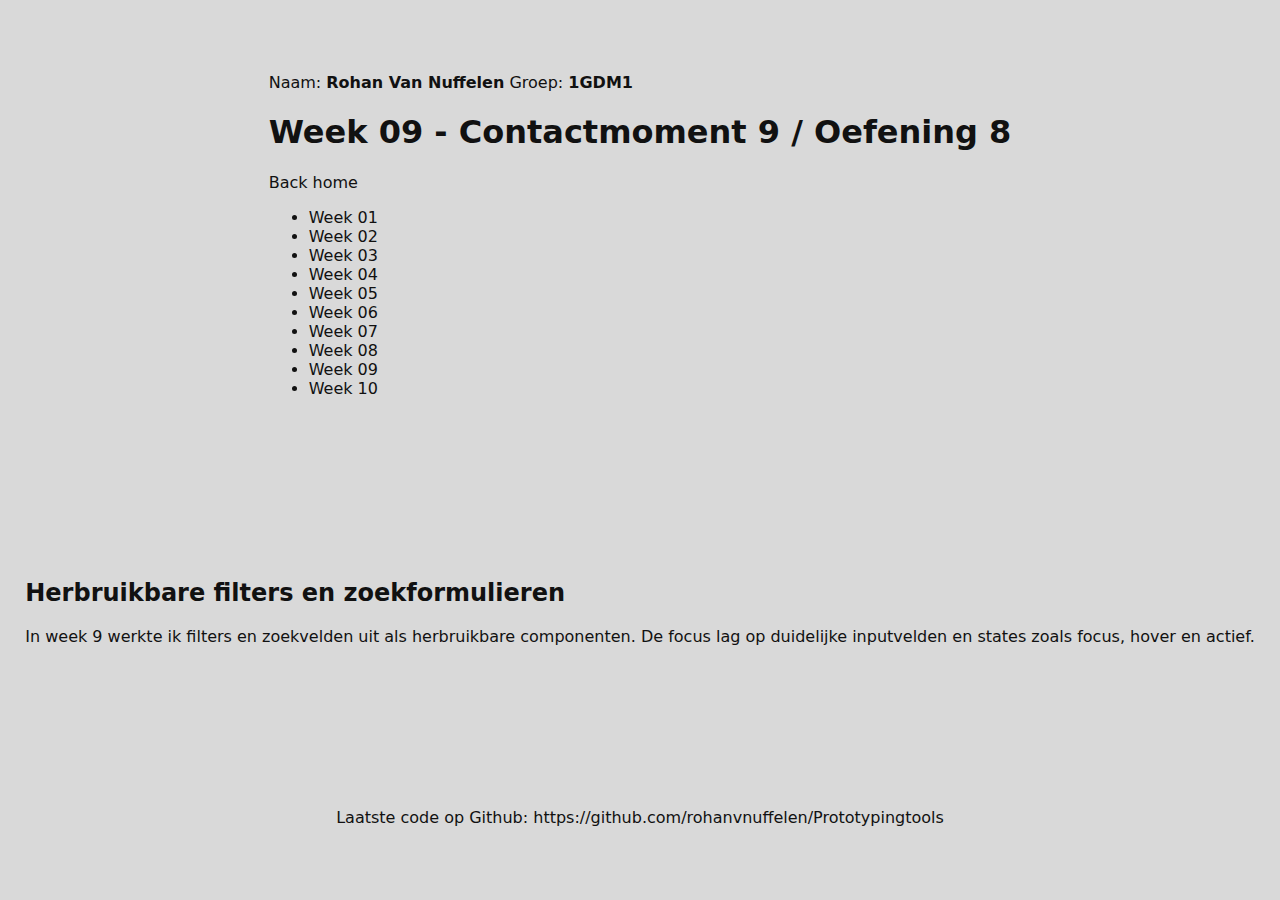
<file: week-09.html>
<!doctype html>
<html lang="nl">
  <head>
    <meta charset="utf-8" />
    <meta name="viewport" content="width=device-width, initial-scale=1" />
    <title>Week 09 - Ontwerp documentatie</title>
    <link rel="stylesheet" href="styles.css" />
  </head>
  <body>
    <header>
      <div class="identity">
        <span>Naam: <strong>Rohan Van Nuffelen</strong></span>
        <span>Groep: <strong>1GDM1</strong></span>
      </div>
      <div class="nav-wrap">
        <nav>
          <div class="nav-header">
            <h1>Week 09 - Contactmoment 9 / Oefening 8</h1>
            <a class="back-home" href="documentatie.html">Back home</a>
          </div>
          <ul class="week-nav">
            <li><a href="week-01.html">Week 01</a></li>
            <li><a href="week-02.html">Week 02</a></li>
            <li><a href="week-03.html">Week 03</a></li>
            <li><a href="week-04.html">Week 04</a></li>
            <li><a href="week-05.html">Week 05</a></li>
            <li><a href="week-06.html">Week 06</a></li>
            <li><a href="week-07.html">Week 07</a></li>
            <li><a href="week-08.html">Week 08</a></li>
            <li><a href="week-09.html">Week 09</a></li>
            <li><a href="week-10.html">Week 10</a></li>
          </ul>
        </nav>
      </div>
    </header>

    <main>
      <section class="hero">
        <h2>Herbruikbare filters en zoekformulieren</h2>
        <p>
          In week 9 werkte ik filters en zoekvelden uit als herbruikbare
          componenten. De focus lag op duidelijke inputvelden en states zoals
          focus, hover en actief.
        </p></section></main>

    <footer>
      <span>Laatste code op Github:</span>
      <a href="https://github.com/rohanvnuffelen/Prototypingtools">
        https://github.com/rohanvnuffelen/Prototypingtools
      </a>
    </footer>
  </body>
</html>
</file>
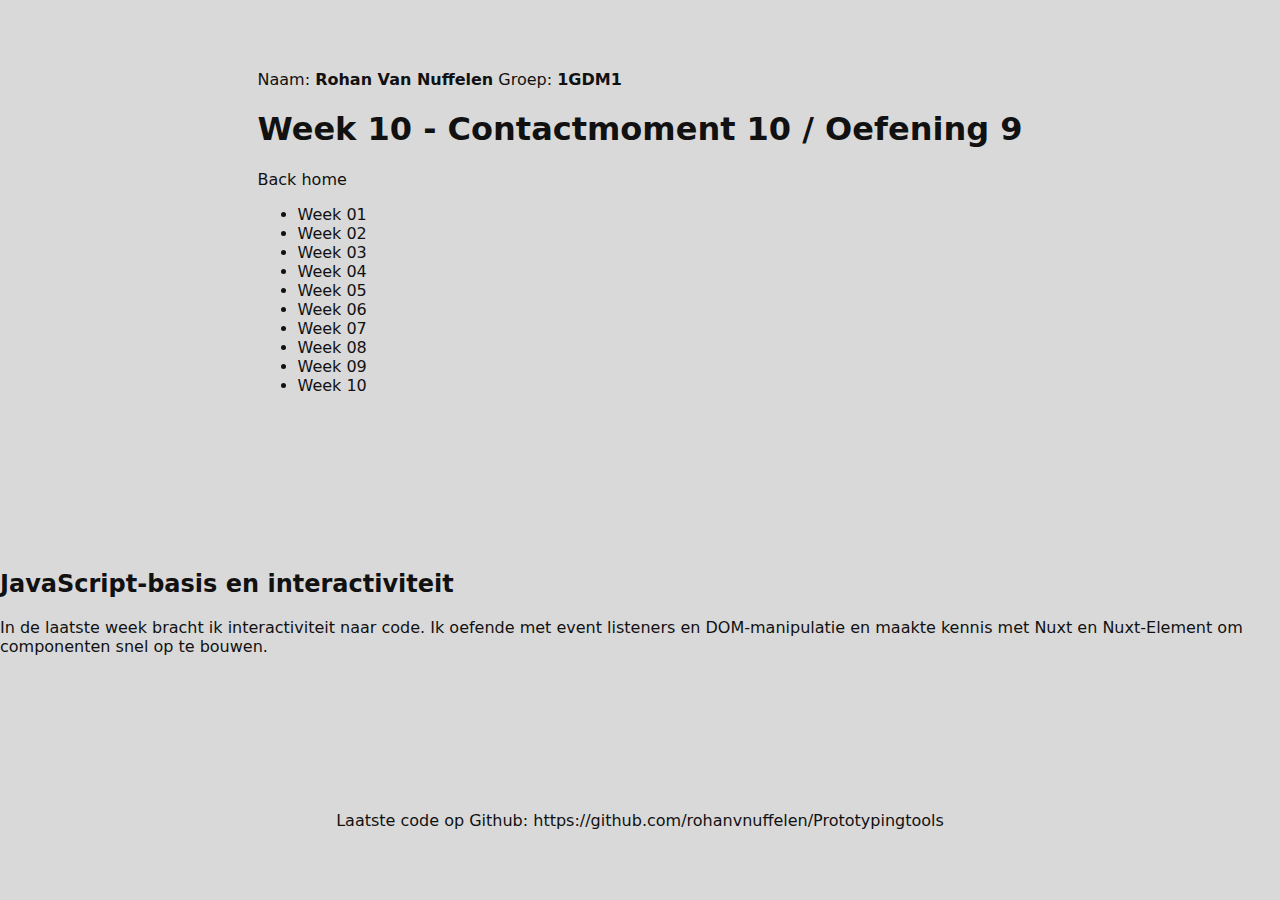
<file: week-10.html>
<!doctype html>
<html lang="nl">
  <head>
    <meta charset="utf-8" />
    <meta name="viewport" content="width=device-width, initial-scale=1" />
    <title>Week 10 - Ontwerp documentatie</title>
    <link rel="stylesheet" href="styles.css" />
  </head>
  <body>
    <header>
      <div class="identity">
        <span>Naam: <strong>Rohan Van Nuffelen</strong></span>
        <span>Groep: <strong>1GDM1</strong></span>
      </div>
      <div class="nav-wrap">
        <nav>
          <div class="nav-header">
            <h1>Week 10 - Contactmoment 10 / Oefening 9</h1>
            <a class="back-home" href="documentatie.html">Back home</a>
          </div>
          <ul class="week-nav">
            <li><a href="week-01.html">Week 01</a></li>
            <li><a href="week-02.html">Week 02</a></li>
            <li><a href="week-03.html">Week 03</a></li>
            <li><a href="week-04.html">Week 04</a></li>
            <li><a href="week-05.html">Week 05</a></li>
            <li><a href="week-06.html">Week 06</a></li>
            <li><a href="week-07.html">Week 07</a></li>
            <li><a href="week-08.html">Week 08</a></li>
            <li><a href="week-09.html">Week 09</a></li>
            <li><a href="week-10.html">Week 10</a></li>
          </ul>
        </nav>
      </div>
    </header>

    <main>
      <section class="hero">
        <h2>JavaScript-basis en interactiviteit</h2>
        <p>
          In de laatste week bracht ik interactiviteit naar code. Ik oefende met
          event listeners en DOM-manipulatie en maakte kennis met Nuxt en
          Nuxt-Element om componenten snel op te bouwen.
        </p></section></main>

    <footer>
      <span>Laatste code op Github:</span>
      <a href="https://github.com/rohanvnuffelen/Prototypingtools">
        https://github.com/rohanvnuffelen/Prototypingtools
      </a>
    </footer>
  </body>
</html>
</file>
<file: styles.css>
﻿/* ========================================================= */
/* ===================== RESET ============================ */
/* ========================================================= */
*,
*::before,
*::after { box-sizing: border-box; }

html, body { height: 100%; }

body{
  margin: 0;
  font-family: ui-sans-serif, system-ui, -apple-system, "Segoe UI", Roboto, Helvetica, Arial;
  background: #D9D9D9;
  color: #111;
  display: grid;
  place-items: center;
  overflow-x: hidden;
}

a{ color: inherit; text-decoration: none; }

.sr-only{
  position:absolute;
  width:1px;height:1px;
  overflow:hidden;
  clip:rect(0,0,0,0);
}

/* ========================================================= */
/* ===================== VARIABELEN ======================= */
/* ========================================================= */
:root{
  --w: 375px;
  --h: 812px;

  --g-top:#BDBDBD;
  --g-mid:#D9D9D9;
  --g-white:#fff;
  --g-bottom:#ededed;

  --pill-grey:#dcdcdc;
  --pill-green:#72d67a;
  --pill-red:#f07575;
  --pill-amber:#f7bf79;

  --fs-9:9px;
  --fs-10:10px;
  --fs-11:11px;
  --fs-12:12px;
  --fs-16:16px;
  --fs-18:18px;
}

/* ========================================================= */
/* ===================== APP ============================== */
/* ========================================================= */
.app{
  width:var(--w);
  height:var(--h);
  background:var(--g-mid);
  display:grid;
  grid-template-rows:auto auto 1fr auto;
  overflow:hidden;
}

/* ========================================================= */
/* ===================== BOVENBALK ======================== */
/* ========================================================= */
.topbar{
  background:var(--g-top);
  display:grid;
  grid-template-columns:64px 1fr 52px;
  align-items:center;
  padding:10px 8px;
}

.clock{ font-size:var(--fs-16); font-weight:900; }

.station{
  text-align:center;
  font-size:var(--fs-11);
  font-weight:900;
}

.brand__img{
  width:40px;
  height:40px;
  margin-left:auto;
}

/* ========================================================= */
/* ===================== BEDIENING ======================== */
/* ========================================================= */
.controls{
  padding:6px 8px;
  border-bottom:1px solid rgba(0,0,0,.1);
}

.controls__row{
  display:flex;
  justify-content:space-between;
  align-items:center;
  gap:8px;
}

.lang{ display:flex; gap:6px; }

.chip{
  width:34px;
  padding:6px 0;
  text-align:center;
  border-radius:999px;
  background:rgba(255,255,255,.6);
  font-size:var(--fs-10);
  font-weight:900;
  border:1px solid transparent;
}

.controls__actions{
  display:flex;
  gap:6px;
}

.action-btn{
  height:30px;
  padding:0 10px;
  border-radius:999px;
  background:rgba(255,255,255,.75);
  font-size:var(--fs-10);
  font-weight:900;
  display:flex;
  align-items:center;
}

.action-btn--search{
  width:30px;
  justify-content:center;
}

.search-icon{
  width:16px;
  filter:brightness(0);
}

/* ========================================================= */
/* ===================== VERTREKBORD ====================== */
/* ========================================================= */
.board{
  background:#fff;
  display:grid;
  grid-template-rows:auto 1fr;
  min-height:0;
}

.thead{
  display:grid;
  grid-template-columns:52px 78px 1fr 42px 40px;
  font-size:var(--fs-9);
  padding:6px;
  border-bottom:1px solid rgba(0,0,0,.1);
}

/* ========================================================= */
/* ===================== LIJST ============================ */
/* ========================================================= */
.list{
  list-style:none;
  margin:0;
  padding:4px 6px;
  display:grid;
  gap:4px;
  overflow-y:auto;
  min-height:0;
  -webkit-overflow-scrolling:touch;
}

/* ========================================================= */
/* ===================== RIJEN ============================ */
/* ========================================================= */
.row{
  display:grid;
  grid-template-columns:52px 78px 1fr 42px 40px;
  gap:4px;
  align-items:center;
  padding:12px 4px;
  height:84px;
  border-radius:18px;
  border:1px solid rgba(0,0,0,.08);
  background:#fff;
}

/* ========================================================= */
/* ===================== CELLEN =========================== */
/* ========================================================= */
.time{
  font-size:var(--fs-18);
  font-weight:900;
  position:relative;
}

.row--cancelled .time::after{
  content:"";
  position:absolute;
  left:0;
  right:0;
  top:50%;
  height:3px;
  background:#ff6a6a;
  border-radius:999px;
  transform:translateY(-50%);
}

.status{
  padding:6px;
  border-radius:999px;
  font-size:var(--fs-10);
  font-weight:900;
  text-align:center;
}

.status--cancelled{ background:var(--pill-red); }
.status--boarding{ background:var(--pill-green); }
.status--ontime{ background:var(--pill-grey); }
.status--delay{ background:var(--pill-amber); }

.dest{
  display:flex;
  flex-direction:column;
}

.dest__main{
  font-size:var(--fs-11);
  font-weight:900;
  line-height:1.2;
}

.more-info{
  font-size:var(--fs-10);
  color:#1a56db;
  text-decoration:underline;
  background:none;
  border:none;
  padding:0;
  text-align:left;
  cursor:pointer;
}

.more-info__panel{
  margin-top:4px;
  padding:6px 8px;
  border-radius:8px;
  background:#f5f5f5;
  font-size:var(--fs-10);
  display:none;
}

.more-info__panel.is-open{
  display:block;
}

.panel__section + .panel__section{
  margin-top:6px;
}

.panel__title{
  font-weight:900;
  margin-bottom:2px;
}

.panel__list{
  margin:0;
  padding-left:16px;
}

.composition{
  margin-top:6px;
}

.composition__classes{
  position:relative;
  display:grid;
  grid-template-columns:repeat(8, 1fr);
  gap:0;
  padding:4px 6px 4px 18px;
  border-radius:999px;
  background:#dcdcdc;
  font-size:var(--fs-10);
  font-weight:900;
  color:#fff;
}

.composition__arrow{
  position:absolute;
  left:6px;
  top:50%;
  transform:translateY(-50%);
  font-size:var(--fs-11);
}

.composition__class{
  text-align:center;
  border-right:1px solid #fff;
}

.composition__class:last-child{
  border-right:0;
}

.composition__cars{
  margin-top:4px;
  display:grid;
  grid-template-columns:repeat(8, 1fr);
  gap:4px;
  align-items:start;
}

.composition__car-no{
  background:#111;
  color:#fff;
  border-radius:4px;
  font-size:var(--fs-10);
  font-weight:900;
  text-align:center;
  padding:2px 0;
}

.composition__car-icons{
  margin-top:2px;
  display:flex;
  justify-content:center;
  gap:4px;
  font-size:var(--fs-10);
  font-weight:900;
}

.composition__icon{
  width:14px;
  height:14px;
  object-fit:contain;
  filter:brightness(0);
}

/* ========================================================= */
/* ===================== FORMULIEREN ====================== */
/* ========================================================= */
.modal__header{
  margin-bottom:10px;
}

.modal__title{
  font-size:var(--fs-12);
  font-weight:900;
}

.modal__subtitle{
  font-size:var(--fs-10);
  color:#444;
  margin-top:2px;
}

.form{
  display:grid;
  gap:10px;
}

.field{
  display:grid;
  gap:4px;
}

.field--row{
  grid-template-columns:1fr 1fr;
  gap:8px;
}

.field__col{
  display:grid;
  gap:4px;
}

.field__label{
  font-size:var(--fs-10);
  font-weight:900;
}

.field__input{
  width:100%;
  padding:8px 10px;
  border-radius:10px;
  border:1px solid rgba(0,0,0,.2);
  font-size:var(--fs-11);
  background:#fff;
}

.field__input.is-invalid{
  border-color:#f07575;
  background:#fff5f5;
}

.field__error{
  display:none;
  font-size:var(--fs-9);
  color:#b00020;
}

.field--error .field__error{
  display:block;
}

.filters{
  display:grid;
  gap:8px;
  padding:8px;
  border-radius:12px;
  background:#f3f3f3;
}

.filters__title{
  font-size:var(--fs-10);
  font-weight:900;
}

.filters__row{
  display:flex;
  flex-wrap:wrap;
  gap:6px;
}

.filter-pill{
  position:relative;
}

.filter-pill input{
  position:absolute;
  opacity:0;
}

.filter-pill span{
  display:inline-block;
  padding:4px 10px;
  border-radius:999px;
  border:1px solid rgba(0,0,0,.2);
  background:#fff;
  font-size:var(--fs-10);
  font-weight:900;
}

.filter-pill input:checked + span{
  background:#111;
  color:#fff;
  border-color:#111;
}

.check{
  display:flex;
  align-items:center;
  gap:6px;
  font-size:var(--fs-10);
  font-weight:900;
}

.check input{
  width:14px;
  height:14px;
}

.form__error{
  display:none;
  padding:6px 8px;
  border-radius:8px;
  background:#ffe4e4;
  color:#b00020;
  font-size:var(--fs-10);
  font-weight:900;
}

.form__success{
  font-size:var(--fs-10);
  color:#1a7f37;
  font-weight:900;
}

.form__actions{
  display:flex;
  gap:8px;
}

.btn{
  border:none;
  border-radius:999px;
  padding:8px 12px;
  font-size:var(--fs-10);
  font-weight:900;
  background:#111;
  color:#fff;
  cursor:pointer;
}

.btn--ghost{
  background:#e6e6e6;
  color:#111;
  border:1px solid rgba(0,0,0,.2);
}

.auth-tabs{
  display:flex;
  gap:6px;
  margin-bottom:10px;
}

.auth-tab{
  flex:1;
  padding:8px 10px;
  border-radius:999px;
  border:1px solid rgba(0,0,0,.2);
  background:#e6e6e6;
  font-size:var(--fs-10);
  font-weight:900;
  cursor:pointer;
}

.auth-tab.is-active{
  background:#111;
  color:#fff;
  border-color:#111;
}

.auth-panel{
  display:none;
}

.auth-panel.is-active{
  display:block;
}

/* ========================================================= */
/* ===================== MODALS =========================== */
/* ========================================================= */
.modal{
  position:fixed;
  inset:0;
  display:none;
  place-items:center;
  z-index:1000;
}

.modal.is-open{
  display:grid;
}

.modal__backdrop{
  position:absolute;
  inset:0;
  background:rgba(0,0,0,.45);
}

.modal__dialog{
  position:relative;
  width:calc(var(--w) - 32px);
  max-height:70vh;
  overflow:auto;
  border-radius:16px;
  padding:14px;
  background:#fff;
  box-shadow:0 14px 40px rgba(0,0,0,.25);
}

.modal__close{
  position:absolute;
  top:8px;
  right:8px;
  width:26px;
  height:26px;
  border-radius:999px;
  border:1px solid rgba(0,0,0,.2);
  background:#f0f0f0;
  font-weight:900;
  cursor:pointer;
}

.modal__content .panel__title{
  font-size:var(--fs-11);
}

.train{
  text-align:right;
}

.train__type{ font-size:var(--fs-12); font-weight:900; }
.train__no{ font-size:var(--fs-10); }

.badge{
  width:34px;
  height:34px;
  border:3px solid #111;
  border-radius:6px;
  display:grid;
  place-items:center;
  font-weight:900;
}

.badge--warn{
  border-color:#f7bf79;
}

.badge--change{
  border-color:#d92b2b;
  background:
    repeating-linear-gradient(135deg, rgba(217,43,43,.2) 0 4px, rgba(217,43,43,0) 4px 8px);
}

.plat{
  text-align:center;
}

.plat__note{
  display:block;
  margin-top:2px;
  font-size:var(--fs-9);
  font-weight:900;
  color:#d92b2b;
}

/* ========================================================= */
/* ===================== ONDERAAN ========================= */
/* ========================================================= */
.bottom-strip{
  height:20px;
  background:var(--g-bottom);
}

/* ========================================================= */
/* ===================== TAALSTATUS ======================= */
/* ========================================================= */
.t{ display:none; }
#lang-nl:checked ~ .app .nl{ display:inline; }
#lang-fr:checked ~ .app .fr{ display:inline; }
#lang-de:checked ~ .app .de{ display:inline; }

#lang-nl:checked ~ .modal .nl{ display:inline; }
#lang-fr:checked ~ .modal .fr{ display:inline; }
#lang-de:checked ~ .modal .de{ display:inline; }

#lang-nl:checked ~ .app .lang label[for="lang-nl"],
#lang-fr:checked ~ .app .lang label[for="lang-fr"],
#lang-de:checked ~ .app .lang label[for="lang-de"]{
  background:#111;
  color:#fff;
  border-color:#111;
}
</file>
